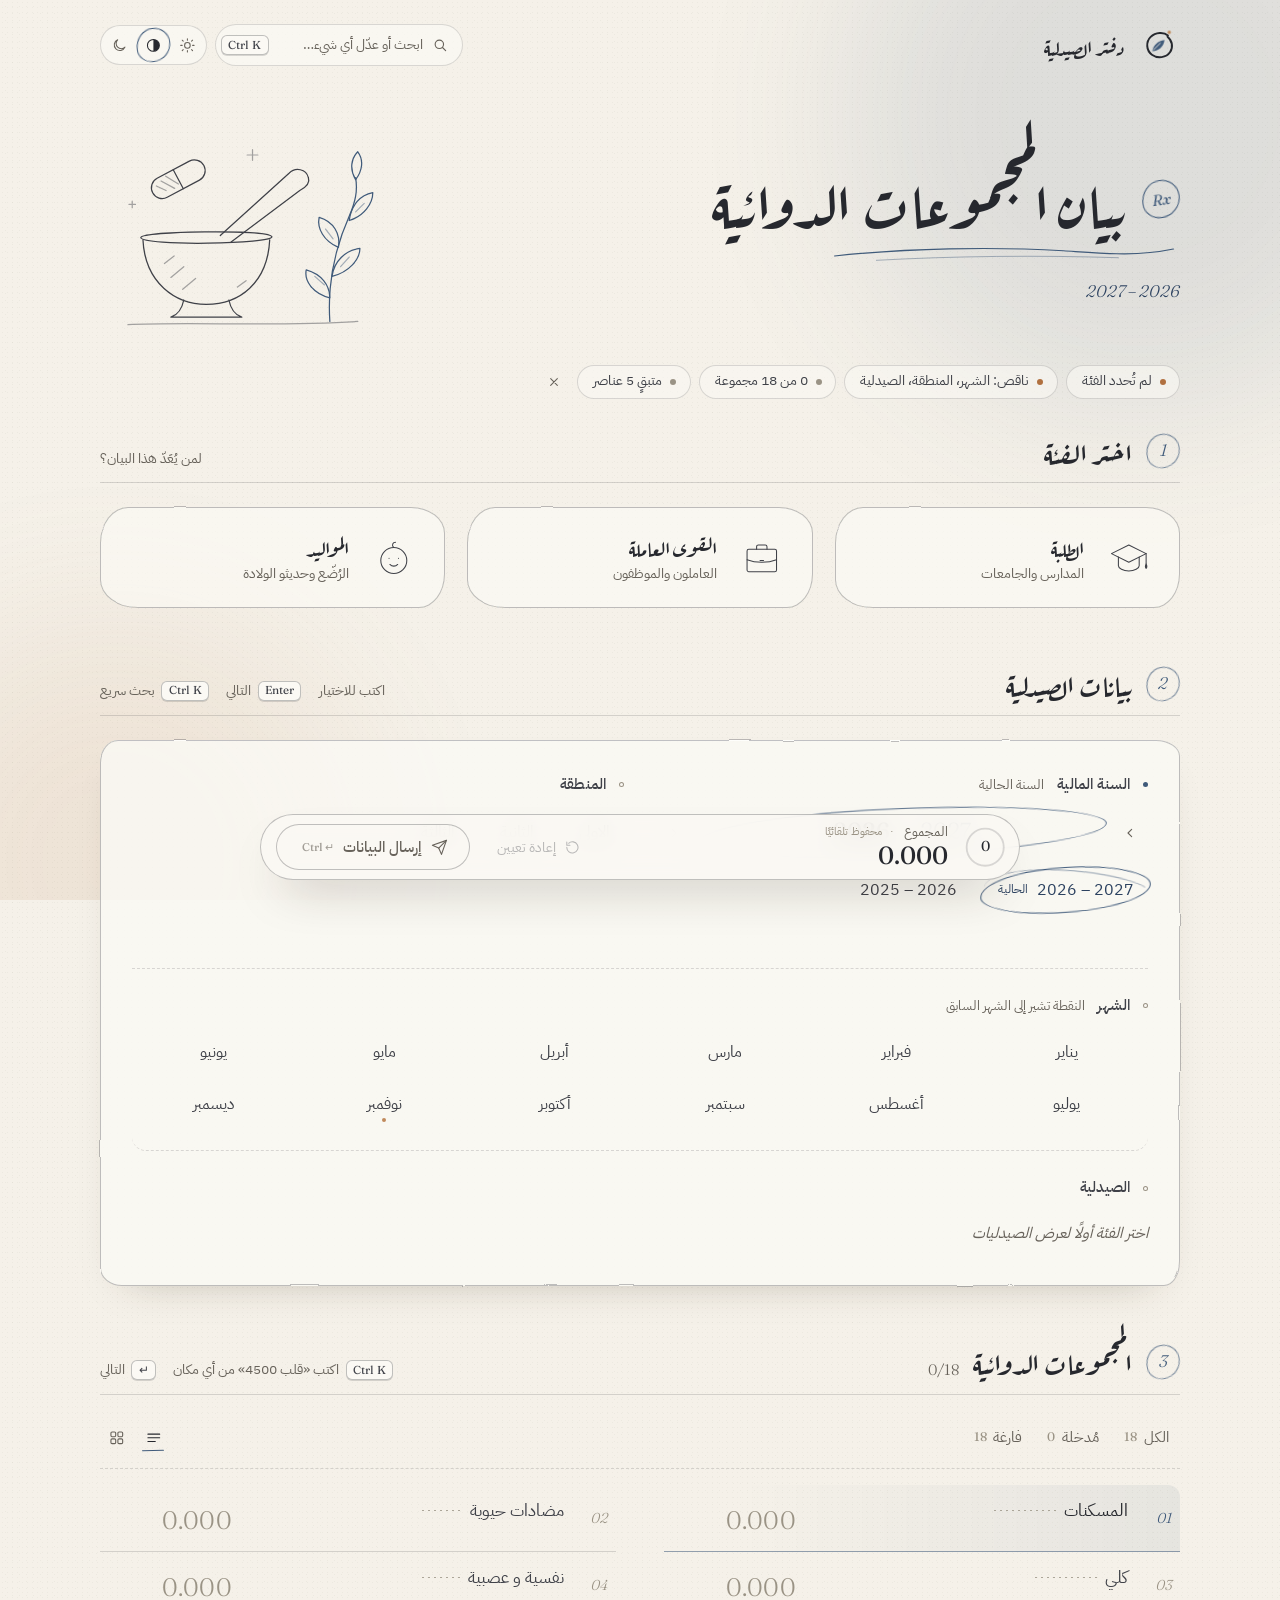
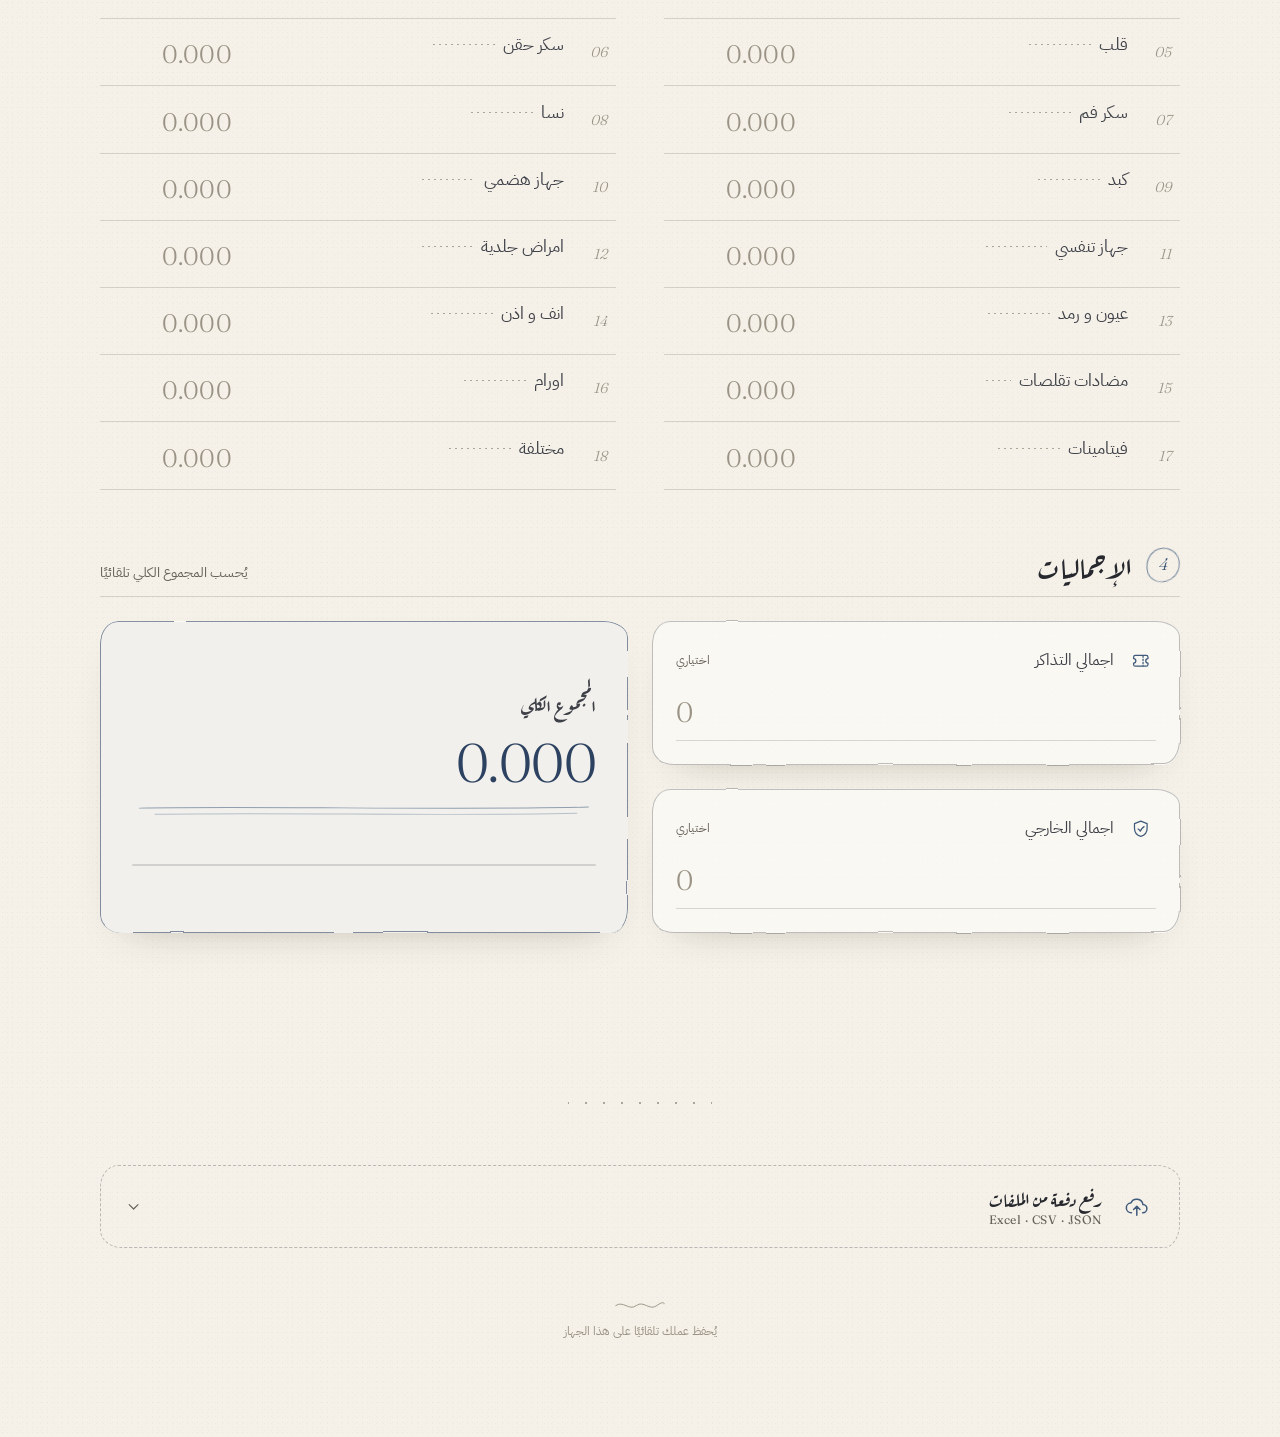
<file: index.html>
<!DOCTYPE html>
<html lang="ar" dir="rtl">
<head>
<meta charset="UTF-8">
<meta name="viewport" content="width=device-width, initial-scale=1.0, viewport-fit=cover">
<link rel="icon" type="image/svg+xml" href="favicon.svg">
<link rel="mask-icon" href="favicon.svg" color="#3f5a7a">
<title>المجموعات الدوائية</title>
<meta id="theme-color-meta" name="theme-color" content="#f5f1e9">
<script>
(function(){
  try {
    var stored = localStorage.getItem('pharmacyAppTheme');
    var mode = (stored === 'light' || stored === 'dark' || stored === 'system') ? stored : 'system';
    var resolved = mode === 'system' ? (window.matchMedia && window.matchMedia('(prefers-color-scheme: dark)').matches ? 'dark' : 'light') : mode;
    document.documentElement.setAttribute('data-theme', resolved);
    document.documentElement.setAttribute('data-theme-pref', mode);
    var saved = JSON.parse(localStorage.getItem('pharmacyAppData') || 'null');
    var map = { studentsBtn: 'theme-students', workforceBtn: 'theme-workforce', infantsBtn: 'theme-infants' };
    if (saved && map[saved.activeButton]) document.documentElement.classList.add(map[saved.activeButton]);
  } catch(e) {
    document.documentElement.setAttribute('data-theme', 'light');
    document.documentElement.setAttribute('data-theme-pref', 'system');
  }
})();
</script>
<link rel="preconnect" href="https://fonts.googleapis.com">
<link rel="preconnect" href="https://fonts.gstatic.com" crossorigin>
<link href="https://fonts.googleapis.com/css2?family=Aref+Ruqaa:wght@400;700&family=IBM+Plex+Sans+Arabic:wght@300;400;500;600&family=Fraunces:ital,opsz,wght@0,9..144,300..600;1,9..144,300..500&display=swap" rel="stylesheet">
<link rel="stylesheet" href="css/style.css">
</head>
<body>

<svg class="defs" width="0" height="0" aria-hidden="true" focusable="false">
  <filter id="sketch" x="-5%" y="-5%" width="110%" height="110%">
    <feTurbulence type="fractalNoise" baseFrequency="0.018" numOctaves="2" seed="7" result="n"/>
    <feDisplacementMap in="SourceGraphic" in2="n" scale="2.6" xChannelSelector="R" yChannelSelector="G"/>
  </filter>
  <filter id="sketch-soft" x="-5%" y="-5%" width="110%" height="110%">
    <feTurbulence type="fractalNoise" baseFrequency="0.035" numOctaves="1" seed="2" result="n"/>
    <feDisplacementMap in="SourceGraphic" in2="n" scale="1.6" xChannelSelector="R" yChannelSelector="G"/>
  </filter>
</svg>

<div class="ambient" aria-hidden="true"><span class="glow glow-a"></span><span class="glow glow-b"></span></div>

<main class="app-shell" id="app-shell">

  <header class="topbar">
    <div class="brand">
      <span class="brand-mark" aria-hidden="true">
        <svg viewBox="0 0 64 64">
          <path class="bm-loop" pathLength="1" d="M45.6 17.4C39.6 12 26.8 12.2 19.3 19.6 11.5 27.4 12.6 40.6 21.2 46.9c8.5 6.2 21.8 4.7 27.8-4.2 5-7.5 3.1-17.6-4-23.4"/>
          <path class="bm-leaf" d="M21.6 41.6c1.7-9.3 9-16.3 18.8-17.3-1.2 9.8-8.6 16.6-18.8 17.3z"/>
          <path class="bm-rib" d="M23.4 39.7 34.2 29"/>
          <circle class="bm-dot" cx="47.6" cy="12.6" r="2.6"/>
        </svg>
      </span>
      <span class="brand-words">
        <span class="brand-name">دفتر الصيدلية</span>
      </span>
    </div>

    <div class="topbar-tools">
    <button type="button" class="cmd-trigger" id="cmd-trigger" aria-haspopup="dialog" aria-controls="palette" aria-label="ابحث أو عدّل أي شيء">
      <svg viewBox="0 0 24 24" fill="none" stroke="currentColor" stroke-width="1.6" stroke-linecap="round" stroke-linejoin="round" aria-hidden="true"><circle cx="10.5" cy="10.5" r="6"/><path d="m15 15 4.5 4.5"/></svg>
      <span class="cmd-trigger-text">ابحث أو عدّل أي شيء…</span>
      <kbd class="cmd-trigger-kbd" id="cmd-trigger-kbd">Ctrl K</kbd>
    </button>
    <div class="theme-switch" id="theme-switch" role="radiogroup" aria-label="مظهر الواجهة">
      <span class="theme-thumb" aria-hidden="true"></span>
      <button type="button" class="theme-switch-btn" data-mode="light" role="radio" aria-checked="false" aria-label="فاتح" title="فاتح" tabindex="-1">
        <svg viewBox="0 0 24 24" fill="none" stroke="currentColor" stroke-width="1.5" stroke-linecap="round"><circle cx="12" cy="12" r="4"/><path d="M12 2.5v2M12 19.5v2M4.6 4.6 6 6M18 18l1.4 1.4M2.5 12h2M19.5 12h2M4.6 19.4 6 18M18 6l1.4-1.4"/></svg>
      </button>
      <button type="button" class="theme-switch-btn" data-mode="system" role="radio" aria-checked="false" aria-label="تلقائي (حسب الجهاز)" title="تلقائي (حسب الجهاز)" tabindex="-1">
        <svg viewBox="0 0 24 24" fill="none" stroke="currentColor" stroke-width="1.5" stroke-linecap="round"><circle cx="12" cy="12" r="8.5"/><path d="M12 3.5a8.5 8.5 0 0 1 0 17z" fill="currentColor" stroke="none"/></svg>
      </button>
      <button type="button" class="theme-switch-btn" data-mode="dark" role="radio" aria-checked="false" aria-label="داكن" title="داكن" tabindex="-1">
        <svg viewBox="0 0 24 24" fill="none" stroke="currentColor" stroke-width="1.5" stroke-linecap="round" stroke-linejoin="round"><path d="M20 14.5A8 8 0 1 1 9.5 4a6.5 6.5 0 0 0 10.5 10.5z"/></svg>
      </button>
    </div>
    </div>
  </header>

  <div class="masthead" id="masthead">
    <div class="masthead-text">
      <div class="masthead-banner">
        <div class="masthead-head">
          <span class="rx-badge" aria-hidden="true">Rx</span>
          <h1 class="masthead-title" id="mainHeader">بيان المجموعات الدوائية</h1>
        </div>
        <svg class="title-swash" viewBox="0 0 320 24" preserveAspectRatio="none" aria-hidden="true"><path pathLength="1" d="M6 15C70 6 150 4 214 9c36 3 66 7 100-2"/><path pathLength="1" d="M44 20c70-5 148-6 220-3"/></svg>
        <p class="masthead-sub" id="masthead-sub"></p>
      </div>
    </div>

    <svg class="masthead-art" viewBox="0 0 270 200" fill="none" stroke="currentColor" stroke-width="1.15" stroke-linecap="round" stroke-linejoin="round" aria-hidden="true">
      <g class="art-ink">
        <path pathLength="1" d="M38 104c0-6 118-8 122-1 2 7-120 9-122 1z"/>
        <path pathLength="1" d="M40 106c2 40 30 60 59 60 31 0 57-20 59-60"/>
        <path pathLength="1" d="M78 162c-2 10-6 14-12 16h66c-6-2-10-6-12-16"/>
        <path pathLength="1" d="M112 102 176 44c6-6 16-4 18 4 2 6-4 10-8 12l-64 48"/>
        <path pathLength="1" class="art-faint" d="M60 128l9-7M66 141l12-10M77 152l12-10M128 150l8-6"/>
        <path pathLength="1" class="art-faint" d="M26 185c54-3 140 2 214-3"/>
        <g transform="rotate(-28 72 50)">
          <rect pathLength="1" x="46" y="40" width="54" height="20" rx="10"/>
          <path pathLength="1" d="M73 40v20"/>
          <path pathLength="1" class="art-faint" d="M52 46l6 8M58 44l8 12M64 42l7 12"/>
        </g>
        <path pathLength="1" class="art-faint" d="M142 22v10M137 27h10M30 70v6M27 73h6"/>
      </g>
      <g class="art-accent">
        <path pathLength="1" d="M214 182c-2-30 2-62 18-98 6-14 8-24 6-36"/>
        <path pathLength="1" d="M214 160c-16-4-24-16-22-26 14 4 22 14 22 26z"/>
        <path pathLength="1" d="M216 140c16-4 26-16 26-26-14 2-24 12-26 26z"/>
        <path pathLength="1" d="M222 113c-14-6-20-18-18-28 14 4 20 16 18 28z"/>
        <path pathLength="1" d="M232 88c14-4 22-16 22-26-12 2-20 12-22 26z"/>
        <path pathLength="1" d="M238 50c-6-10-4-20 2-26 6 8 4 18-2 26z"/>
        <path pathLength="1" class="art-faint" d="M200 140l9 8M232 122l-8 9M210 96l7 9M246 72l-8 8"/>
      </g>
    </svg>
  </div>

  <section class="status-bar-wrap" aria-label="حالة النموذج">
    <div class="status-bar" id="status-bar" aria-live="polite">
      <button type="button" class="status-chip" id="chip-class" data-target="step-class">لم تُحدد الفئة</button>
      <button type="button" class="status-chip" id="chip-fields" data-target="step-fields">بيانات الصيدلية ناقصة</button>
      <button type="button" class="status-chip" id="chip-cards" data-target="step-groups">0 من 18 مجموعة</button>
      <span class="status-chip" id="chip-ready">غير جاهز بعد</span>
      <button class="icon-btn" id="status-dismiss" type="button" title="إخفاء شريط الحالة" aria-label="إخفاء شريط الحالة">
        <svg viewBox="0 0 24 24" fill="none" stroke="currentColor" stroke-width="1.6" stroke-linecap="round"><path d="M17 7 7 17M7 7l10 10"/></svg>
      </button>
    </div>
    <button class="status-reopen" id="status-reopen" type="button" hidden>
      <svg viewBox="0 0 24 24" fill="none" stroke="currentColor" stroke-width="1.6" stroke-linecap="round"><circle cx="12" cy="12" r="8.5"/><path d="M12 8v4.5M12 16h.01"/></svg>
      عرض شريط الحالة
    </button>
  </section>

  <section class="form-step" id="step-class" aria-labelledby="step-class-title">
    <div class="step-head">
      <h2 class="caption-box" id="step-class-title"><span class="caption-step">1</span><span class="caption-text">اختر الفئة</span><svg class="step-tick" viewBox="0 0 24 24" aria-hidden="true"><path pathLength="1" d="M4 13c2 1 4 3 6 6 3-7 7-12 11-15"/></svg></h2>
      <p class="step-note">لمن يُعَدّ هذا البيان؟</p>
    </div>
    <div class="class-grid" role="radiogroup" aria-labelledby="step-class-title" id="class-group">
      <button id="studentsBtn" class="class-btn" data-class="students" data-label="الطلبة" type="button" role="radio" aria-checked="false" tabindex="0">
        <span class="class-icon" aria-hidden="true"><svg viewBox="0 0 48 48" fill="none" stroke="currentColor" stroke-width="1.2" stroke-linecap="round" stroke-linejoin="round"><path d="M44 18 24 8 4 18l20 10z"/><path d="M12 22v10c0 3 5.4 6 12 6s12-3 12-6V22"/><path d="M44 18v12"/><path d="M44 30c-1 2-1 4 0 5 1-1 1-3 0-5z"/></svg></span>
        <span class="class-text">الطلبة</span>
        <span class="class-desc">المدارس والجامعات</span>
        <span class="class-check" aria-hidden="true"><svg viewBox="0 0 24 24" fill="none" stroke="currentColor" stroke-width="1.6" stroke-linecap="round" stroke-linejoin="round"><path d="M4 13c2 1 4 3 6 6 3-7 7-12 11-15"/></svg></span>
      </button>
      <button id="workforceBtn" class="class-btn" data-class="workforce" data-label="القوى العاملة" type="button" role="radio" aria-checked="false" tabindex="-1">
        <span class="class-icon" aria-hidden="true"><svg viewBox="0 0 48 48" fill="none" stroke="currentColor" stroke-width="1.2" stroke-linecap="round" stroke-linejoin="round"><path d="M7 15c0-1 1-2 2-2h30c1 0 2 1 2 2v22c0 1-1 2-2 2H9c-1 0-2-1-2-2z"/><path d="M18 13v-3c0-1 1-2 2-2h8c1 0 2 1 2 2v3"/><path d="M7 25c10 4 24 4 34 0"/><path d="M22 26h4"/></svg></span>
        <span class="class-text">القوى العاملة</span>
        <span class="class-desc">العاملون والموظفون</span>
        <span class="class-check" aria-hidden="true"><svg viewBox="0 0 24 24" fill="none" stroke="currentColor" stroke-width="1.6" stroke-linecap="round" stroke-linejoin="round"><path d="M4 13c2 1 4 3 6 6 3-7 7-12 11-15"/></svg></span>
      </button>
      <button id="infantsBtn" class="class-btn" data-class="infants" data-label="المواليد" type="button" role="radio" aria-checked="false" tabindex="-1">
        <span class="class-icon" aria-hidden="true"><svg viewBox="0 0 48 48" fill="none" stroke="currentColor" stroke-width="1.2" stroke-linecap="round" stroke-linejoin="round"><circle cx="24" cy="26" r="15"/><path d="M18.5 23.5h.01M29.5 23.5h.01"/><path d="M19.5 30.5c2.5 2.6 6.5 2.6 9 0"/><path d="M24 11c-3-3-1-6 2-6"/></svg></span>
        <span class="class-text">المواليد</span>
        <span class="class-desc">الرُضّع وحديثو الولادة</span>
        <span class="class-check" aria-hidden="true"><svg viewBox="0 0 24 24" fill="none" stroke="currentColor" stroke-width="1.6" stroke-linecap="round" stroke-linejoin="round"><path d="M4 13c2 1 4 3 6 6 3-7 7-12 11-15"/></svg></span>
      </button>
    </div>
  </section>

  <section class="form-step" id="step-fields" aria-labelledby="step-fields-title">
    <div class="step-head">
      <h2 class="caption-box" id="step-fields-title"><span class="caption-step">2</span><span class="caption-text">بيانات الصيدلية</span><svg class="step-tick" viewBox="0 0 24 24" aria-hidden="true"><path pathLength="1" d="M4 13c2 1 4 3 6 6 3-7 7-12 11-15"/></svg></h2>
      <p class="step-note step-hint"><span>اكتب للاختيار</span><span><kbd>Enter</kbd>التالي</span><span><kbd class="js-cmdk">Ctrl K</kbd>بحث سريع</span></p>
    </div>

    <div class="card fields-panel">
      <div class="fields-row">
        <div class="field" id="field-year">
          <span class="field-label" id="label-year"><label for="year-input">السنة المالية</label> <span class="field-hint" id="year-hint"></span></span>
          <div class="year-type" id="year-type">
            <button type="button" class="rail-nudge" id="year-prev" aria-label="سنة أقدم" tabindex="-1">
              <svg viewBox="0 0 24 24" fill="none" stroke="currentColor" stroke-width="1.6" stroke-linecap="round" stroke-linejoin="round"><path d="M14.5 6.5 9 12l5.5 5.5"/></svg>
            </button>
            <div class="yt-box" id="yt-box">
              <span class="yt-sizer" id="yt-sizer" data-value="2025"><input type="text" id="year-input" class="yt-input" inputmode="numeric" autocomplete="off" autocorrect="off" spellcheck="false" dir="ltr" maxlength="9" enterkeyhint="next" aria-describedby="year-hint year-tail year-msg"></span><span class="yt-ghost" id="yt-ghost" aria-hidden="true"></span><span class="yt-tail" id="year-tail" data-state="none"><span class="yt-dash" aria-hidden="true">–</span><span class="yt-end" id="yt-end"></span></span>
            </div>
            <button type="button" class="rail-nudge" id="year-next" aria-label="سنة أحدث" tabindex="-1">
              <svg viewBox="0 0 24 24" fill="none" stroke="currentColor" stroke-width="1.6" stroke-linecap="round" stroke-linejoin="round"><path d="M9.5 6.5 15 12l-5.5 5.5"/></svg>
            </button>
          </div>
          <div class="year-quick" id="year-quick" role="radiogroup" aria-label="اختيار سريع للسنة"></div>
          <p class="year-msg" id="year-msg" aria-live="polite"></p>
          <select id="year" hidden tabindex="-1" aria-hidden="true"><option value="">اختر السنة</option></select>
        </div>

        <div class="field" id="field-region">
          <span class="field-label" id="label-region">المنطقة</span>
          <div class="choice-group choice-seg" id="region-choices" role="radiogroup" aria-labelledby="label-region"></div>
          <select id="region" hidden tabindex="-1" aria-hidden="true">
            <option value="">اختر المنطقة</option>
            <option value="first">الاولي</option>
            <option value="second">الثانية</option>
            <option value="third">الثالثة</option>
          </select>
        </div>
      </div>

      <div class="field" id="field-month">
        <span class="field-label" id="label-month">الشهر <span class="field-hint">النقطة تشير إلى الشهر السابق</span></span>
        <div class="choice-group choice-months" id="month-choices" role="radiogroup" aria-labelledby="label-month"></div>
        <select id="month" hidden tabindex="-1" aria-hidden="true">
          <option value="">اختر الشهر</option>
          <option value="1">يناير</option><option value="2">فبراير</option><option value="3">مارس</option>
          <option value="4">أبريل</option><option value="5">مايو</option><option value="6">يونيو</option>
          <option value="7">يوليو</option><option value="8">أغسطس</option><option value="9">سبتمبر</option>
          <option value="10">أكتوبر</option><option value="11">نوفمبر</option><option value="12">ديسمبر</option>
        </select>
      </div>

      <div class="field" id="field-pharmacy">
        <span class="field-label" id="label-pharmacy">الصيدلية <span class="field-hint" id="pharmacy-hint"></span></span>
        <div class="choice-group choice-pharmacies" id="pharmacy-choices" role="radiogroup" aria-labelledby="label-pharmacy"></div>
        <select id="pharmacy" hidden tabindex="-1" aria-hidden="true" disabled>
          <option value="">اختر الفئة والمنطقة أولًا</option>
        </select>
      </div>
    </div>
  </section>

  <section class="form-step" id="step-groups" aria-labelledby="step-groups-title">
    <div class="step-head">
      <h2 class="caption-box" id="step-groups-title"><span class="caption-step">3</span><span class="caption-text">المجموعات الدوائية</span><span class="caption-count" id="groups-count">0/18</span><svg class="step-tick" viewBox="0 0 24 24" aria-hidden="true"><path pathLength="1" d="M4 13c2 1 4 3 6 6 3-7 7-12 11-15"/></svg></h2>
      <p class="step-note step-hint"><span><kbd class="js-cmdk">Ctrl K</kbd>اكتب «قلب 4500» من أي مكان</span><span><kbd>↵</kbd>التالي</span></p>
    </div>

    <div class="groups-toolbar" id="groups-toolbar">
      <div class="seg" id="group-filter" role="radiogroup" aria-label="تصفية المجموعات">
        <button type="button" class="seg-btn" data-filter="all" role="radio" aria-checked="true">الكل <span class="seg-count" id="count-all">18</span></button>
        <button type="button" class="seg-btn" data-filter="filled" role="radio" aria-checked="false" tabindex="-1">مُدخلة <span class="seg-count" id="count-filled">0</span></button>
        <button type="button" class="seg-btn" data-filter="empty" role="radio" aria-checked="false" tabindex="-1">فارغة <span class="seg-count" id="count-empty">18</span></button>
      </div>

      <div class="seg seg-icons" id="view-switch" role="radiogroup" aria-label="طريقة العرض">
        <button type="button" class="seg-btn" data-view="list" role="radio" aria-checked="true" title="دفتر" aria-label="دفتر">
          <svg viewBox="0 0 24 24" fill="none" stroke="currentColor" stroke-width="1.5" stroke-linecap="round"><path d="M4 7h16M4 12h16M4 17h10"/></svg>
        </button>
        <button type="button" class="seg-btn" data-view="grid" role="radio" aria-checked="false" tabindex="-1" title="بطاقات" aria-label="بطاقات">
          <svg viewBox="0 0 24 24" fill="none" stroke="currentColor" stroke-width="1.5" stroke-linejoin="round"><rect x="4" y="4" width="6.5" height="6.5" rx="1.6"/><rect x="13.5" y="4" width="6.5" height="6.5" rx="1.6"/><rect x="4" y="13.5" width="6.5" height="6.5" rx="1.6"/><rect x="13.5" y="13.5" width="6.5" height="6.5" rx="1.6"/></svg>
        </button>
      </div>
    </div>

    <div id="cards-container" class="groups-grid is-list"></div>
    <div class="groups-empty" id="groups-empty" hidden>
      <span>لا توجد مجموعة مطابقة</span>
      <button type="button" class="link-btn" id="groups-empty-reset">عرض الكل</button>
    </div>
  </section>

  <section class="form-step" id="step-totals" aria-labelledby="step-totals-title">
    <div class="step-head">
      <h2 class="caption-box" id="step-totals-title"><span class="caption-step">4</span><span class="caption-text">الإجماليات</span><svg class="step-tick" viewBox="0 0 24 24" aria-hidden="true"><path pathLength="1" d="M4 13c2 1 4 3 6 6 3-7 7-12 11-15"/></svg></h2>
      <p class="step-note">يُحسب المجموع الكلي تلقائيًا</p>
    </div>
    <div class="totals-layout">
      <div class="totals-grid">
        <label class="card total-field reveal">
          <span class="total-field-head">
            <span class="total-field-icon"><svg viewBox="0 0 24 24" fill="none" stroke="currentColor" stroke-width="1.4" stroke-linecap="round" stroke-linejoin="round"><path d="M4 8c0-1 1-2 2-2h12c1 0 2 1 2 2v1.5a2.5 2.5 0 0 0 0 5V16c0 1-1 2-2 2H6c-1 0-2-1-2-2v-1.5a2.5 2.5 0 0 0 0-5z"/><path d="M14.5 6.5v11" stroke-dasharray="1.6 2"/></svg></span>
            اجمالي التذاكر
            <span class="total-field-note">اختياري</span>
          </span>
          <input type="text" class="num-input total-input" id="totalTickets" inputmode="numeric" autocomplete="off" dir="ltr" placeholder="0">
        </label>
        <label class="card total-field reveal">
          <span class="total-field-head">
            <span class="total-field-icon"><svg viewBox="0 0 24 24" fill="none" stroke="currentColor" stroke-width="1.4" stroke-linecap="round" stroke-linejoin="round"><path d="M12 3.5 5 6.2v5.6c0 4.2 3 7.6 7 8.7 4-1.1 7-4.5 7-8.7V6.2z"/><path d="M9 12.2c1 .6 1.8 1.4 2.4 2.4 1.2-2.4 2.6-4 4.2-5"/></svg></span>
            اجمالي الخارجي
            <span class="total-field-note">اختياري</span>
          </span>
          <input type="text" class="num-input total-input" id="totalExternal" inputmode="numeric" autocomplete="off" dir="ltr" placeholder="0">
        </label>
      </div>

      <div class="card total-card" id="total-card">
        <p class="total-label">المجموع الكلي</p>
        <p id="total" dir="ltr" aria-live="polite">0.000</p>
        <svg class="total-rule" viewBox="0 0 240 14" preserveAspectRatio="none" aria-hidden="true"><path d="M4 4c56-2 176 2 232-1"/><path d="M12 10c70-2 150 2 218-1"/></svg>
        <p class="total-meta" id="total-meta"></p>
        <span class="total-progress" aria-hidden="true"><span class="total-progress-fill" id="total-progress-fill"></span></span>
      </div>
    </div>
  </section>

  <div class="action-dock" id="action-dock">
    <button type="button" class="dock-search" id="dock-search" aria-haspopup="dialog" aria-controls="palette" aria-label="ابحث أو عدّل أي شيء">
      <svg viewBox="0 0 24 24" fill="none" stroke="currentColor" stroke-width="1.6" stroke-linecap="round" stroke-linejoin="round" aria-hidden="true"><circle cx="10.5" cy="10.5" r="6"/><path d="m15 15 4.5 4.5"/></svg>
    </button>
    <button type="button" class="dock-ring" id="dock-groups" title="انتقل إلى أول مجموعة فارغة" aria-label="انتقل إلى أول مجموعة فارغة">
      <svg class="ring" viewBox="0 0 40 40" aria-hidden="true"><circle class="ring-track" cx="20" cy="20" r="16"/><circle class="ring-fill" id="ring-fill" cx="20" cy="20" r="16"/></svg>
      <span class="ring-count" id="dock-groups-count">0</span>
    </button>
    <div class="dock-summary">
      <span class="dock-label">المجموع <span class="save-state" id="save-state">محفوظ تلقائيًا</span></span>
      <span class="dock-total" id="dock-total">0.000</span>
    </div>
    <button type="button" class="dock-btn dock-reset" id="resetButton" title="إعادة تعيين النموذج" aria-label="إعادة تعيين النموذج">
      <svg viewBox="0 0 24 24" fill="none" stroke="currentColor" stroke-width="1.5" stroke-linecap="round" stroke-linejoin="round"><path d="M4 12a8 8 0 1 0 2.6-5.9"/><path d="M4 4.5V9h4.5"/></svg>
      <span class="dock-reset-label">إعادة تعيين</span>
    </button>
    <button type="button" id="submitButton" aria-disabled="true" aria-describedby="chip-ready">
      <span class="success-burst" aria-hidden="true"></span>
      <span class="submit-inner" id="submitInner">
        <svg viewBox="0 0 24 24" fill="none" stroke="currentColor" stroke-width="2.6" stroke-linecap="round" stroke-linejoin="round"><line x1="22" y1="2" x2="11" y2="13"/><polygon points="22 2 15 22 11 13 2 9 22 2"/></svg>
        <span id="submitButtonLabel">إرسال البيانات</span>
        <span class="submit-kbd">Ctrl ↵</span>
      </span>
    </button>
  </div>

  <hr class="comic-divider">

  <section class="upload-section" aria-label="رفع البيانات">
    <button class="upload-toggle" id="upload-toggle" type="button" aria-expanded="false" aria-controls="upload-panel">
      <span class="toggle-label">
        <span class="toggle-icon"><svg viewBox="0 0 24 24" fill="none" stroke="currentColor" stroke-width="1.4" stroke-linecap="round" stroke-linejoin="round"><path d="M7 17.5a4.5 4.5 0 0 1-.6-9 6 6 0 0 1 11.4 1.4A3.8 3.8 0 0 1 17.5 17.5"/><path d="M12 20v-8M9 14.5l3-3 3 3"/></svg></span>
        <span class="toggle-text">رفع دفعة من الملفات <small>Excel · CSV · JSON</small></span>
      </span>
      <svg class="toggle-chevron" viewBox="0 0 24 24" fill="none" stroke="currentColor" stroke-width="1.5" stroke-linecap="round" stroke-linejoin="round"><path d="m6.5 9.5 5.5 5.5 5.5-5.5"/></svg>
    </button>

    <div class="upload-panel" id="upload-panel" inert>
      <div class="upload-panel-clip">
        <div class="card upload-card">
          <div class="upload-wrapper">
            <div class="upload-info">
              <h3 class="upload-heading">الأعمدة المطلوبة</h3>
              <div class="header-chips" id="header-chips"></div>
              <div class="upload-notice">
                <svg viewBox="0 0 24 24" fill="none" stroke="currentColor" stroke-width="1.4" stroke-linecap="round" stroke-linejoin="round"><circle cx="12" cy="12" r="8.5"/><path d="M12 16v-4.5M12 8h.01"/></svg>
                <span>إرسال مباشر دون تأكيد استلام، وتُحفظ نسخة احتياطية على جهازك.</span>
              </div>
              <div class="upload-actions">
                <button id="download-csv-btn" class="dock-btn" type="button">قالب CSV</button>
                <button id="download-json-btn" class="dock-btn" type="button">قالب JSON</button>
              </div>
            </div>
            <div class="upload-zone">
              <div id="drop-area" class="drop-area" role="button" tabindex="0" aria-label="اسحب الملفات هنا أو اضغط لاختيارها من جهازك">
                <div class="drop-icon"><svg viewBox="0 0 48 48" fill="none" stroke="currentColor" stroke-width="1.1" stroke-linecap="round" stroke-linejoin="round"><path d="M28 6H14c-2 0-4 2-4 4v28c0 2 2 4 4 4h20c2 0 4-2 4-4V16z"/><path d="M28 6v10h10"/><path d="M24 34V22M19 27l5-5 5 5"/></svg></div>
                <p class="drop-text">اسحب الملفات إلى هنا</p>
                <p class="drop-sub">أو اختر من جهازك</p>
                <button type="button" class="dock-btn" id="browse-btn" tabindex="-1">تصفّح</button>
                <input id="file-input" type="file" hidden multiple accept=".json,.csv,.xlsx,.xls">
              </div>
            </div>
          </div>

          <div id="file-list" class="file-list"></div>

          <div id="progress-container" class="progress-wrap" hidden>
            <div class="progress-track" id="progress-track" role="progressbar" aria-valuemin="0" aria-valuemax="100" aria-valuenow="0" aria-label="تقدم الرفع"><div id="progress-bar" class="progress-bar"></div></div>
            <p id="progress-text" class="progress-text" aria-live="polite"></p>
          </div>

          <div class="upload-run">
            <button id="upload-btn" type="button" disabled>رفع الملفات</button>
            <button id="upload-stop-btn" class="dock-btn dock-reset" type="button" hidden>إيقاف</button>
          </div>

          <div id="results-container" class="results" hidden></div>
        </div>
      </div>
    </div>
  </section>

  <footer class="colophon">
    <svg viewBox="0 0 60 20" fill="none" stroke="currentColor" stroke-width="1" stroke-linecap="round" aria-hidden="true"><path d="M4 10c8-6 14 6 22 0s14 6 22 0 8-2 8-2"/></svg>
    <span>يُحفظ عملك تلقائيًا على هذا الجهاز</span>
  </footer>

</main>

<dialog id="sheet-dialog" class="comic-dialog" aria-labelledby="sheet-dialog-title">
  <div class="dialog-icon"><svg viewBox="0 0 24 24" fill="none" stroke="currentColor" stroke-width="1.4" stroke-linecap="round" stroke-linejoin="round"><rect x="4" y="4" width="16" height="16" rx="2.5"/><path d="M4 9.5h16M4 14.5h16M9.5 4v16"/></svg></div>
  <h3 class="dialog-heading" id="sheet-dialog-title">اختر أوراق العمل</h3>
  <p id="sheet-dialog-file" class="dialog-desc"></p>
  <div class="sheet-tools">
    <span id="sheet-dialog-count"></span>
    <button type="button" class="link-btn" id="sheet-toggle-all">إلغاء تحديد الكل</button>
  </div>
  <ul id="sheet-list" class="sheet-list"></ul>
  <div class="dialog-footer">
    <button id="sheet-confirm-btn" class="dock-btn btn-primary" type="button">تأكيد</button>
    <button id="sheet-cancel-btn" class="dock-btn" type="button">إلغاء</button>
  </div>
</dialog>

<dialog id="confirm-dialog" class="comic-dialog" aria-labelledby="confirm-dialog-title">
  <div class="dialog-icon is-warn"><svg viewBox="0 0 24 24" fill="none" stroke="currentColor" stroke-width="1.4" stroke-linecap="round" stroke-linejoin="round"><path d="M10.4 4.6 3 17.5c-.7 1.2.2 2.5 1.6 2.5h14.8c1.4 0 2.3-1.3 1.6-2.5L13.6 4.6c-.7-1.2-2.5-1.2-3.2 0z"/><path d="M12 9.5v4M12 16.8h.01"/></svg></div>
  <h3 class="dialog-heading" id="confirm-dialog-title"></h3>
  <p id="confirm-dialog-desc" class="dialog-desc"></p>
  <div class="dialog-footer">
    <button id="confirm-ok-btn" class="dock-btn btn-primary" type="button"></button>
    <button id="confirm-cancel-btn" class="dock-btn" type="button">إلغاء</button>
  </div>
</dialog>

<dialog id="palette" class="palette" aria-label="لوحة البحث والأوامر">
  <div class="pal-head">
    <svg viewBox="0 0 24 24" fill="none" stroke="currentColor" stroke-width="1.6" stroke-linecap="round" stroke-linejoin="round" aria-hidden="true"><circle cx="10.5" cy="10.5" r="6"/><path d="m15 15 4.5 4.5"/></svg>
    <input type="text" id="pal-input" class="pal-input" dir="auto" autocomplete="off" autocorrect="off" spellcheck="false" enterkeyhint="go" inputmode="text" placeholder="ابحث… أو اكتب «قلب 4500» ، «2024» ، «مارس»" role="combobox" aria-expanded="true" aria-controls="pal-list" aria-autocomplete="list">
    <button type="button" class="pal-kbd" id="pal-kbd" aria-label="تبديل لوحة المفاتيح بين الحروف والأرقام" title="أرقام / حروف">123</button>
    <button type="button" class="pal-close" id="pal-close" aria-label="إغلاق"><kbd>Esc</kbd></button>
  </div>
  <div class="pal-tips" id="pal-tips">
    <span class="pal-tips-label">جرّب</span>
    <button type="button" class="pal-tip" data-fill="قلب 4500">قلب 4500</button>
    <button type="button" class="pal-tip" data-fill="2024" dir="ltr">2024</button>
    <button type="button" class="pal-tip" data-fill="5=120" dir="ltr">5=120</button>
  </div>
  <div class="pal-body" id="pal-body">
    <span class="pal-hl" id="pal-hl" aria-hidden="true"></span>
    <ul id="pal-list" class="pal-list" role="listbox" aria-label="النتائج"></ul>
    <p class="pal-empty" id="pal-empty" hidden></p>
  </div>
  <div class="pal-foot">
    <p class="pal-flash" id="pal-flash" aria-live="polite"></p>
    <p class="pal-keys" id="pal-keys"></p>
  </div>
</dialog>

<div id="notification-area" class="toast-area" aria-live="polite"></div>

<script>
(function(){
  if (window.parent === window) return;
  function ready(){
    window.parent.postMessage({ t:'lx:ready', title:document.title }, '*');
    var last = document.title;
    var titleEl = document.querySelector('title');
    if (!titleEl) return;
    new MutationObserver(function(){
      if (document.title !== last) { last = document.title; window.parent.postMessage({ t:'lx:title', title:last }, '*'); }
    }).observe(titleEl, { childList:true });
  }
  if (document.readyState === 'complete') ready(); else window.addEventListener('load', ready);
})();
</script>
<script src="js/core.js" defer></script>
<script src="js/app.js" defer></script>
</body>
</html>
</file>
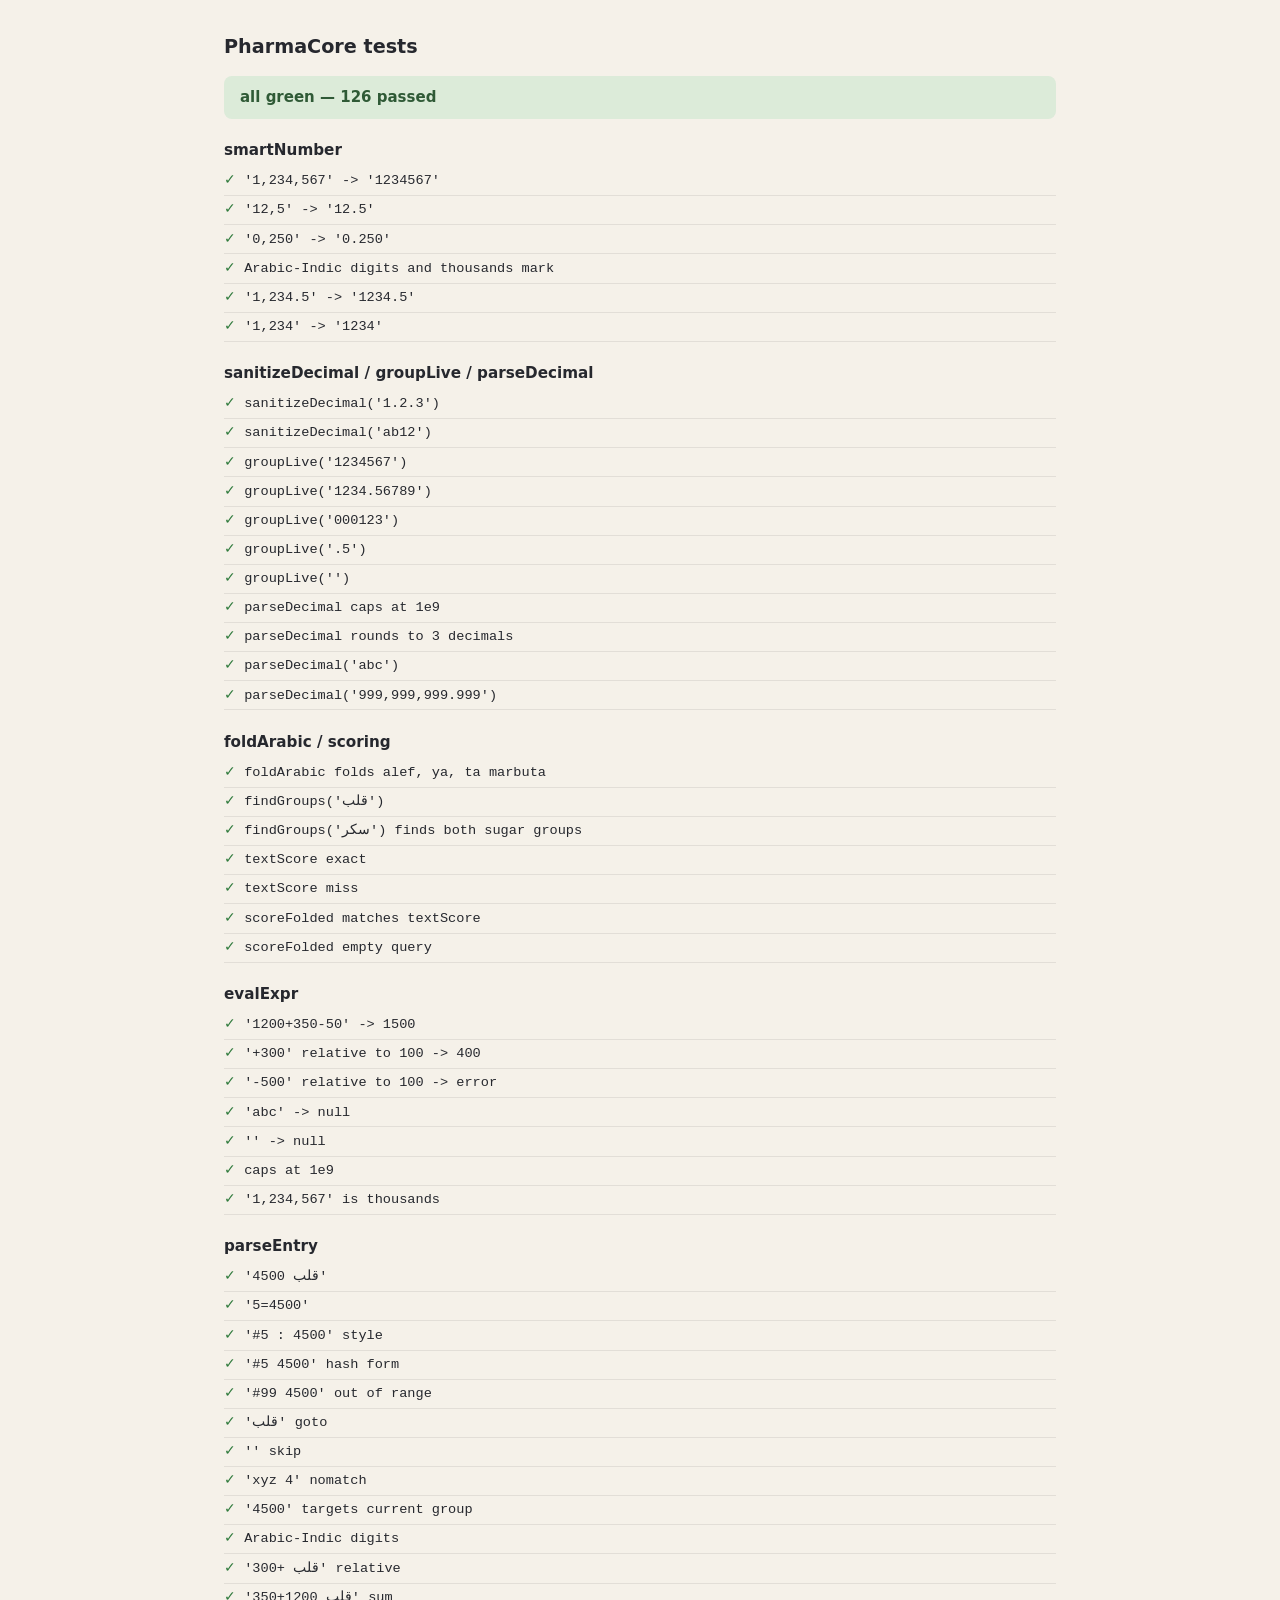
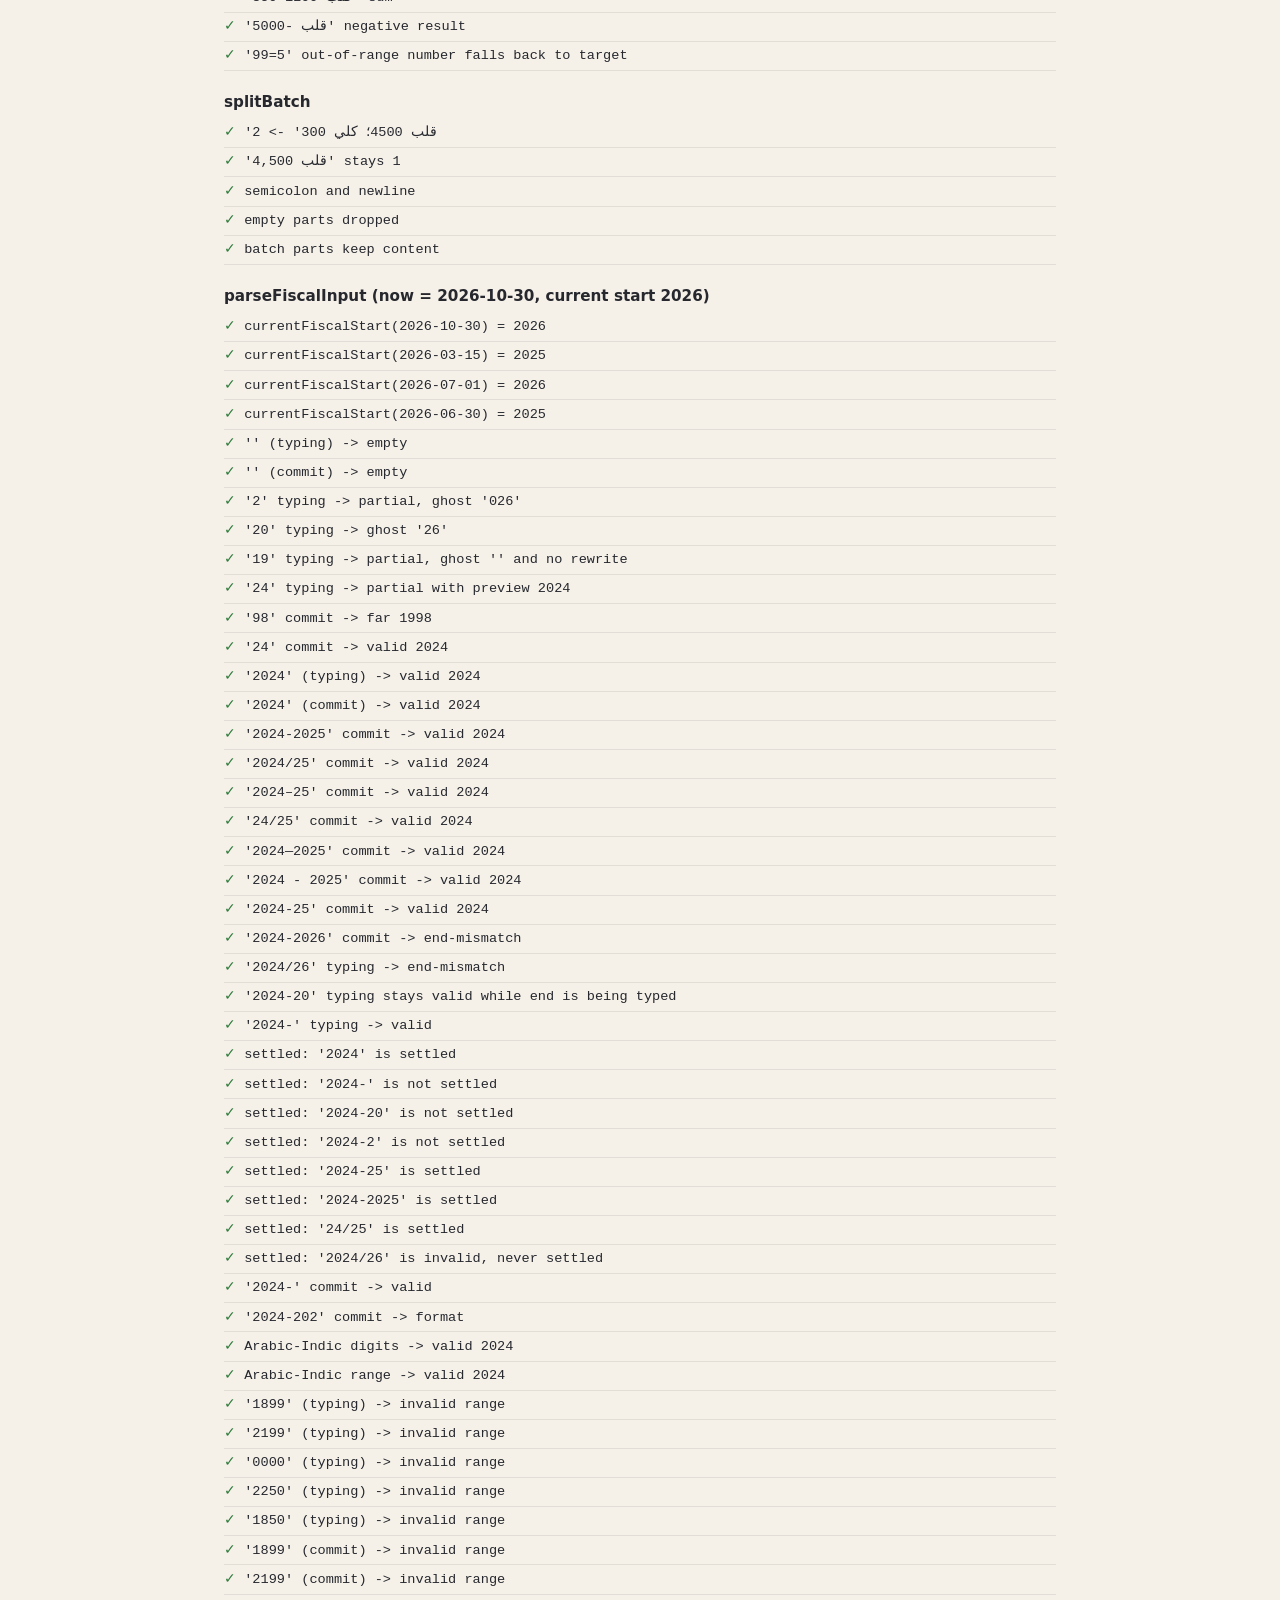
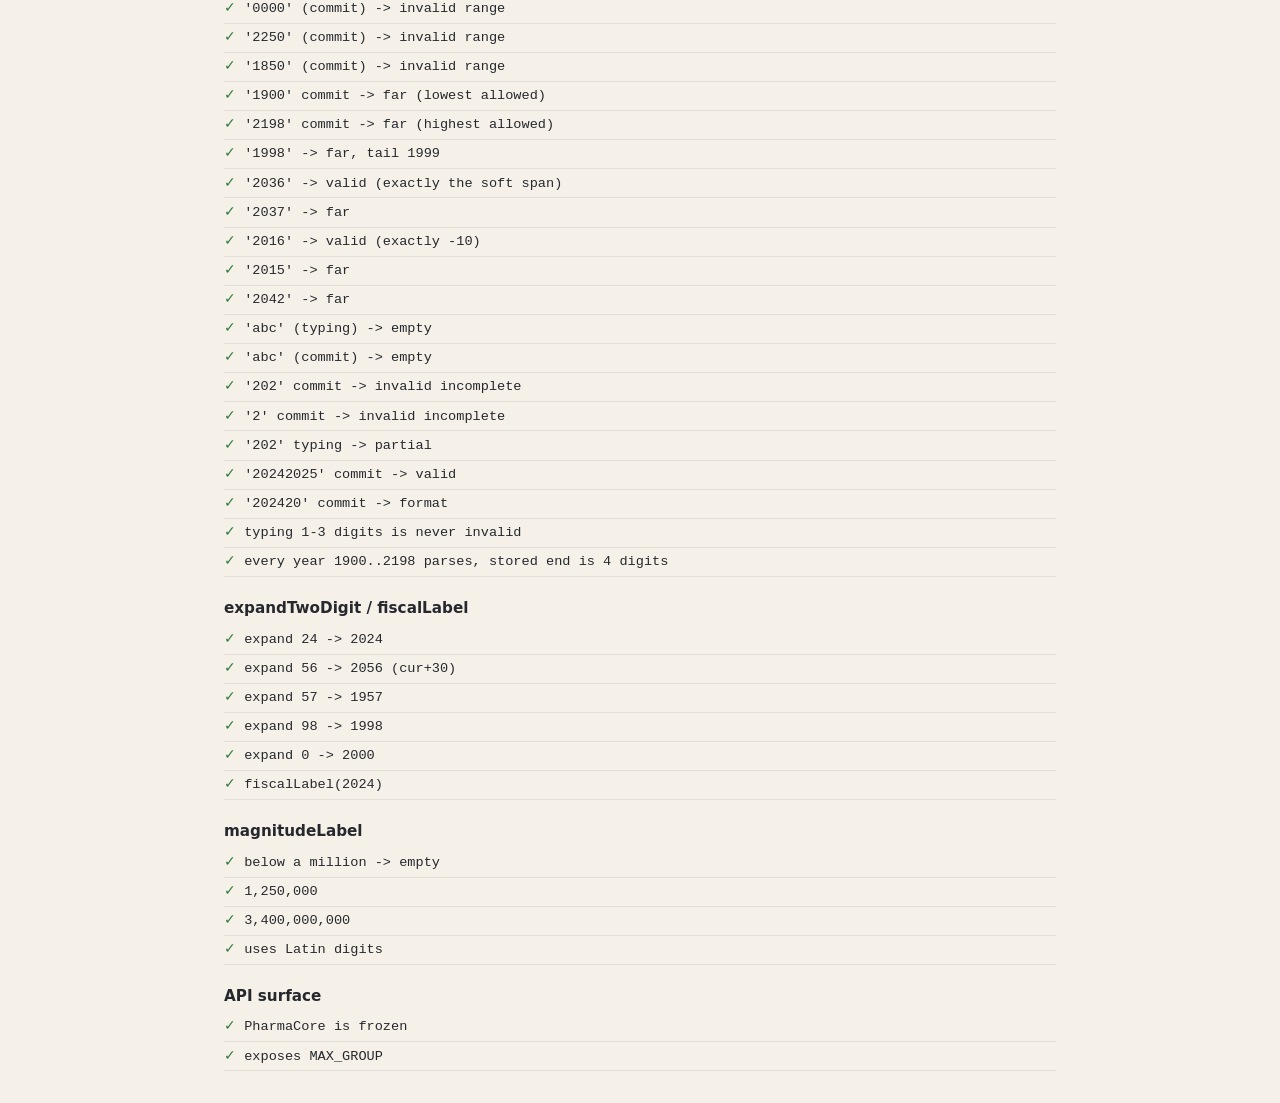
<file: tests/core.test.html>
<!DOCTYPE html>
<html lang="en" dir="ltr">
<head>
<meta charset="UTF-8">
<meta name="viewport" content="width=device-width, initial-scale=1.0">
<title>core tests</title>
<style>
  body { font: 15px/1.6 system-ui, sans-serif; margin: 2rem auto; max-width: 52rem; padding: 0 1rem; color: #26282e; background: #f5f1e9; }
  h1 { font-size: 1.2rem; }
  #summary { padding: .6rem 1rem; border-radius: 8px; font-weight: 600; margin-bottom: 1rem; }
  #summary.ok { background: #dcebd9; color: #2f5a36; }
  #summary.bad { background: #f3d7d3; color: #8a2f27; }
  ul { list-style: none; padding: 0; margin: 0; }
  li { padding: .2rem 0; border-bottom: 1px solid rgba(0, 0, 0, .08); font-family: ui-monospace, monospace; font-size: .85rem; }
  li.pass::before { content: '\2713  '; color: #2f7a3c; }
  li.fail::before { content: '\2717  '; color: #a4483f; }
  li.fail { color: #a4483f; }
  h2 { font-size: .95rem; margin: 1.2rem 0 .3rem; }
</style>
</head>
<body>
<h1>PharmaCore tests</h1>
<div id="summary">running…</div>
<div id="out"></div>
<script src="../js/core.js"></script>
<script>
(function () {
  const C = window.PharmaCore;
  const out = document.getElementById('out');
  const summary = document.getElementById('summary');
  const results = { pass: 0, fail: 0, failures: [] };
  let list = null;

  function section(name) {
    const h = document.createElement('h2');
    h.textContent = name;
    out.appendChild(h);
    list = document.createElement('ul');
    out.appendChild(list);
  }

  function record(name, ok, detail) {
    const li = document.createElement('li');
    li.className = ok ? 'pass' : 'fail';
    li.textContent = ok ? name : `${name} \u2014 ${detail}`;
    list.appendChild(li);
    if (ok) results.pass++;
    else { results.fail++; results.failures.push(`${name} \u2014 ${detail}`); console.error('FAIL', name, detail); }
  }

  function same(a, b) {
    return JSON.stringify(a) === JSON.stringify(b);
  }

  function eq(name, actual, expected) {
    record(name, same(actual, expected), `expected ${JSON.stringify(expected)}, got ${JSON.stringify(actual)}`);
  }

  function pick(obj, keys) {
    const r = {};
    keys.forEach(k => { if (obj[k] !== undefined) r[k] = obj[k]; });
    return r;
  }

  const names = ['المسكنات', 'مضادات حيوية', 'كلي', 'نفسية و عصبية', 'قلب', 'سكر حقن', 'سكر فم', 'نسا', 'كبد', 'جهاز هضمي', 'جهاز تنفسي', 'امراض جلدية', 'عيون و رمد', 'انف و اذن', 'مضادات تقلصات', 'اورام', 'فيتامينات', 'مختلفة'];
  const zeros = names.map(() => 0);

  section('smartNumber');
  eq("'1,234,567' -> '1234567'", C.smartNumber('1,234,567'), '1234567');
  eq("'12,5' -> '12.5'", C.smartNumber('12,5'), '12.5');
  eq("'0,250' -> '0.250'", C.smartNumber('0,250'), '0.250');
  eq("Arabic-Indic digits and thousands mark", C.smartNumber('\u0661\u066C\u0662\u0663\u0664'), '1234');
  eq("'1,234.5' -> '1234.5'", C.smartNumber('1,234.5'), '1234.5');
  eq("'1,234' -> '1234'", C.smartNumber('1,234'), '1234');

  section('sanitizeDecimal / groupLive / parseDecimal');
  eq("sanitizeDecimal('1.2.3')", C.sanitizeDecimal('1.2.3'), '1.23');
  eq("sanitizeDecimal('ab12')", C.sanitizeDecimal('ab12'), '12');
  eq("groupLive('1234567')", C.groupLive('1234567'), '1,234,567');
  eq("groupLive('1234.56789')", C.groupLive('1234.56789'), '1,234.567');
  eq("groupLive('000123')", C.groupLive('000123'), '123');
  eq("groupLive('.5')", C.groupLive('.5'), '0.5');
  eq("groupLive('')", C.groupLive(''), '');
  eq("parseDecimal caps at 1e9", C.parseDecimal('99999999999'), 1000000000);
  eq("parseDecimal rounds to 3 decimals", C.parseDecimal('1.23456'), 1.235);
  eq("parseDecimal('abc')", C.parseDecimal('abc'), 0);
  eq("parseDecimal('999,999,999.999')", C.parseDecimal('999999999.999'), 999999999.999);

  section('foldArabic / scoring');
  eq("foldArabic folds alef, ya, ta marbuta", C.foldArabic('أمراض الصيدلية'), 'امراض الصيدليه');
  eq("findGroups('قلب')", C.findGroups('قلب', names)[0], 4);
  eq("findGroups('سكر') finds both sugar groups", C.findGroups('سكر', names).slice(0, 2), [5, 6]);
  eq("textScore exact", C.textScore('كلي', 'كلي'), -2);
  eq("textScore miss", C.textScore('zzz', 'كلي'), null);
  eq("scoreFolded matches textScore", C.scoreFolded(C.foldArabic('قل'), C.foldArabic('قلب'), ''), C.textScore('قل', 'قلب'));
  eq("scoreFolded empty query", C.scoreFolded('', 'كلي', ''), 0);

  section('evalExpr');
  eq("'1200+350-50' -> 1500", pick(C.evalExpr('1200+350-50', 0), ['value']), { value: 1500 });
  eq("'+300' relative to 100 -> 400", pick(C.evalExpr('+300', 100), ['value', 'relative']), { value: 400, relative: true });
  eq("'-500' relative to 100 -> error", C.evalExpr('-500', 100), { error: 'النتيجة أقل من صفر' });
  eq("'abc' -> null", C.evalExpr('abc', 0), null);
  eq("'' -> null", C.evalExpr('', 0), null);
  eq("caps at 1e9", C.evalExpr('5000000000', 0).value, 1000000000);
  eq("'1,234,567' is thousands", C.evalExpr('1,234,567', 0).value, 1234567);

  section('parseEntry');
  const ctx = { names, values: zeros.slice(), target: 2 };
  eq("'قلب 4500'", pick(C.parseEntry('قلب 4500', ctx), ['kind', 'index', 'value']), { kind: 'set', index: 4, value: 4500 });
  eq("'5=4500'", pick(C.parseEntry('5=4500', ctx), ['kind', 'index', 'value']), { kind: 'set', index: 4, value: 4500 });
  eq("'#5 : 4500' style", pick(C.parseEntry('#5:4500', ctx), ['kind', 'index', 'value']), { kind: 'set', index: 4, value: 4500 });
  eq("'#5 4500' hash form", pick(C.parseEntry('#5 4500', ctx), ['kind', 'index', 'value']), { kind: 'set', index: 4, value: 4500 });
  eq("'#99 4500' out of range", pick(C.parseEntry('#99 4500', ctx), ['kind']), { kind: 'bad' });
  eq("'قلب' goto", pick(C.parseEntry('قلب', ctx), ['kind', 'index']), { kind: 'goto', index: 4 });
  eq("'' skip", C.parseEntry('', ctx), { kind: 'skip' });
  eq("'xyz 4' nomatch", pick(C.parseEntry('xyz 4', ctx), ['kind']), { kind: 'nomatch' });
  eq("'4500' targets current group", pick(C.parseEntry('4500', ctx), ['kind', 'index', 'value']), { kind: 'set', index: 2, value: 4500 });
  eq("Arabic-Indic digits", pick(C.parseEntry('قلب \u0664\u0665\u0660\u0660', ctx), ['kind', 'index', 'value']), { kind: 'set', index: 4, value: 4500 });
  const ctx2 = { names, values: names.map((_, i) => (i === 4 ? 1200 : 0)), target: 0 };
  eq("'قلب +300' relative", pick(C.parseEntry('قلب +300', ctx2), ['kind', 'index', 'value', 'relative']), { kind: 'set', index: 4, value: 1500, relative: true });
  eq("'قلب 1200+350' sum", pick(C.parseEntry('قلب 1200+350', ctx2), ['kind', 'value']), { kind: 'set', value: 1550 });
  eq("'قلب -5000' negative result", pick(C.parseEntry('قلب -5000', ctx2), ['kind']), { kind: 'bad' });
  eq("'99=5' out-of-range number falls back to target", pick(C.parseEntry('99=5', ctx), ['kind']), { kind: 'bad' });

  section('splitBatch');
  eq("'قلب 4500\u061B كلي 300' -> 2", C.splitBatch('قلب 4500\u061B كلي 300').length, 2);
  eq("'قلب 4,500' stays 1", C.splitBatch('قلب 4,500').length, 1);
  eq("semicolon and newline", C.splitBatch('قلب 4500; كلي 300\n5=120').length, 3);
  eq("empty parts dropped", C.splitBatch(' \u061B \u061B '), []);
  eq("batch parts keep content", C.splitBatch('قلب 4500\u061B كلي 300'), ['قلب 4500', 'كلي 300']);

  section('parseFiscalInput (now = 2026-10-30, current start 2026)');
  const now = new Date('2026-10-30T12:00:00Z');
  const P = (raw, phase) => C.parseFiscalInput(raw, { now, phase });
  const view = (r) => pick(r, ['state', 'start', 'end', 'reason']);
  eq('currentFiscalStart(2026-10-30) = 2026', C.currentFiscalStart(now), 2026);
  eq('currentFiscalStart(2026-03-15) = 2025', C.currentFiscalStart(new Date('2026-03-15T12:00:00Z')), 2025);
  eq('currentFiscalStart(2026-07-01) = 2026', C.currentFiscalStart(new Date('2026-07-01T12:00:00Z')), 2026);
  eq('currentFiscalStart(2026-06-30) = 2025', C.currentFiscalStart(new Date('2026-06-30T12:00:00Z')), 2025);
  ['typing', 'commit'].forEach(ph => eq(`'' (${ph}) -> empty`, P('', ph).state, 'empty'));
  eq("'2' typing -> partial, ghost '026'", pick(P('2', 'typing'), ['state', 'ghost']), { state: 'partial', ghost: '026' });
  eq("'20' typing -> ghost '26'", pick(P('20', 'typing'), ['state', 'ghost']), { state: 'partial', ghost: '26' });
  eq("'19' typing -> partial, ghost '' and no rewrite", pick(P('19', 'typing'), ['state', 'ghost']), { state: 'partial', ghost: '' });
  eq("'24' typing -> partial with preview 2024", pick(P('24', 'typing'), ['state', 'preview']), { state: 'partial', preview: 2024 });
  eq("'98' commit -> far 1998", view(P('98', 'commit')), { state: 'far', start: 1998, end: 1999 });
  eq("'24' commit -> valid 2024", view(P('24', 'commit')), { state: 'valid', start: 2024, end: 2025 });
  ['typing', 'commit'].forEach(ph => eq(`'2024' (${ph}) -> valid 2024`, view(P('2024', ph)), { state: 'valid', start: 2024, end: 2025 }));
  ['2024-2025', '2024/25', '2024\u201325', '24/25', '2024\u20142025', '2024 - 2025', '2024-25'].forEach(raw => eq(`'${raw}' commit -> valid 2024`, view(P(raw, 'commit')), { state: 'valid', start: 2024, end: 2025 }));
  eq("'2024-2026' commit -> end-mismatch", view(P('2024-2026', 'commit')), { state: 'invalid', start: 2024, end: 2025, reason: 'end-mismatch' });
  eq("'2024/26' typing -> end-mismatch", P('2024/26', 'typing').reason, 'end-mismatch');
  eq("'2024-20' typing stays valid while end is being typed", P('2024-20', 'typing').state, 'valid');
  eq("'2024-' typing -> valid", P('2024-', 'typing').state, 'valid');
  eq("settled: '2024' is settled", P('2024', 'typing').settled, true);
  eq("settled: '2024-' is not settled", P('2024-', 'typing').settled, false);
  eq("settled: '2024-20' is not settled", P('2024-20', 'typing').settled, false);
  eq("settled: '2024-2' is not settled", P('2024-2', 'typing').settled, false);
  eq("settled: '2024-25' is settled", P('2024-25', 'typing').settled, true);
  eq("settled: '2024-2025' is settled", P('2024-2025', 'typing').settled, true);
  eq("settled: '24/25' is settled", P('24/25', 'typing').settled, true);
  eq("settled: '2024/26' is invalid, never settled", P('2024/26', 'typing').settled, undefined);
  eq("'2024-' commit -> valid", P('2024-', 'commit').state, 'valid');
  eq("'2024-202' commit -> format", P('2024-202', 'commit').reason, 'format');
  eq("Arabic-Indic digits -> valid 2024", view(P('\u0662\u0660\u0662\u0664', 'commit')), { state: 'valid', start: 2024, end: 2025 });
  eq("Arabic-Indic range -> valid 2024", P('\u0662\u0660\u0662\u0664/\u0662\u0665', 'commit').start, 2024);
  ['typing', 'commit'].forEach(ph => {
    eq(`'1899' (${ph}) -> invalid range`, view(P('1899', ph)), { state: 'invalid', start: 1899, reason: 'range' });
    eq(`'2199' (${ph}) -> invalid range`, view(P('2199', ph)), { state: 'invalid', start: 2199, reason: 'range' });
    eq(`'0000' (${ph}) -> invalid range`, P('0000', ph).reason, 'range');
    eq(`'2250' (${ph}) -> invalid range`, P('2250', ph).reason, 'range');
    eq(`'1850' (${ph}) -> invalid range`, P('1850', ph).reason, 'range');
  });
  eq("'1900' commit -> far (lowest allowed)", view(P('1900', 'commit')), { state: 'far', start: 1900, end: 1901 });
  eq("'2198' commit -> far (highest allowed)", view(P('2198', 'commit')), { state: 'far', start: 2198, end: 2199 });
  eq("'1998' -> far, tail 1999", view(P('1998', 'typing')), { state: 'far', start: 1998, end: 1999 });
  eq("'2036' -> valid (exactly the soft span)", P('2036', 'commit').state, 'valid');
  eq("'2037' -> far", P('2037', 'commit').state, 'far');
  eq("'2016' -> valid (exactly -10)", P('2016', 'commit').state, 'valid');
  eq("'2015' -> far", P('2015', 'commit').state, 'far');
  eq("'2042' -> far", P('2042', 'commit').state, 'far');
  ['typing', 'commit'].forEach(ph => eq(`'abc' (${ph}) -> empty`, P('abc', ph).state, 'empty'));
  eq("'202' commit -> invalid incomplete", pick(P('202', 'commit'), ['state', 'reason']), { state: 'invalid', reason: 'incomplete' });
  eq("'2' commit -> invalid incomplete", pick(P('2', 'commit'), ['state', 'reason']), { state: 'invalid', reason: 'incomplete' });
  eq("'202' typing -> partial", P('202', 'typing').state, 'partial');
  eq("'20242025' commit -> valid", P('20242025', 'commit').start, 2024);
  eq("'202420' commit -> format", P('202420', 'commit').reason, 'format');
  eq("typing 1-3 digits is never invalid", ['1', '12', '123', '9', '99', '999'].every(d => P(d, 'typing').state === 'partial'), true);
  eq("every year 1900..2198 parses, stored end is 4 digits", (() => {
    for (let y = 1900; y <= 2198; y++) {
      const r = P(String(y), 'commit');
      if (!(r.state === 'valid' || r.state === 'far') || !/^\d{4}$/.test(String(r.end))) return y;
    }
    return true;
  })(), true);

  section('expandTwoDigit / fiscalLabel');
  eq('expand 24 -> 2024', C.expandTwoDigit(24, 2026), 2024);
  eq('expand 56 -> 2056 (cur+30)', C.expandTwoDigit(56, 2026), 2056);
  eq('expand 57 -> 1957', C.expandTwoDigit(57, 2026), 1957);
  eq('expand 98 -> 1998', C.expandTwoDigit(98, 2026), 1998);
  eq('expand 0 -> 2000', C.expandTwoDigit(0, 2026), 2000);
  eq('fiscalLabel(2024)', C.fiscalLabel(2024), '2024 \u2013 2025');

  section('magnitudeLabel');
  eq('below a million -> empty', C.magnitudeLabel(999999), '');
  eq('1,250,000', C.magnitudeLabel(1250000), '1.25\u00A0مليون');
  eq('3,400,000,000', C.magnitudeLabel(3400000000), '3.4\u00A0مليار');
  eq('uses Latin digits', /[\u0660-\u0669]/.test(C.magnitudeLabel(1250000)), false);

  section('API surface');
  eq('PharmaCore is frozen', Object.isFrozen(C), true);
  eq('exposes MAX_GROUP', C.MAX_GROUP, 1000000000);

  summary.textContent = results.fail ? `${results.fail} failed, ${results.pass} passed` : `all green \u2014 ${results.pass} passed`;
  summary.className = results.fail ? 'bad' : 'ok';
  window.__results = results;
  console.log(summary.textContent);
})();
</script>
</body>
</html>
</file>
<file: css/style.css>
:root {
  --paper: #f5f1e9;
  --paper-2: #efe9dd;
  --sheet: #fbf9f4;
  --ink: #26282e;
  --ink-2: #3f4148;
  --muted: #67625a;
  --faint: #9a9385;
  --line: rgba(38, 40, 46, .16);
  --line-2: rgba(38, 40, 46, .28);
  --grain: rgba(60, 48, 30, .045);
  --accent: #3f5a7a;
  --accent-ink: #2c4260;
  --accent-wash: rgba(63, 90, 122, .08);
  --accent-wash-2: rgba(63, 90, 122, .15);
  --warm: #c08a5b;
  --good: #557a5e;
  --warn: #b0703f;
  --bad: #a4483f;
  --shadow: 0 1px 0 rgba(255, 255, 255, .7) inset, 0 18px 40px -28px rgba(55, 42, 20, .35);
  --wob: 18px 24px 16px 22px / 22px 16px 24px 18px;
  --wob-lg: 28px 34px 26px 38px / 36px 26px 34px 28px;
  --loop: 52% 48% 55% 45% / 58% 46% 54% 42%;
  --f-hand: 'Aref Ruqaa', 'IBM Plex Sans Arabic', serif;
  --f-body: 'IBM Plex Sans Arabic', system-ui, sans-serif;
  --f-num: 'Fraunces', Georgia, serif;
  --ease: cubic-bezier(.22, .8, .24, 1);
  --space: var(--section);
  --gap-head: var(--s-5);
  --pad-card: clamp(var(--s-5), 3vw, var(--s-6));
  --s-1: .25rem; --s-2: .5rem; --s-3: .75rem; --s-4: 1rem; --s-5: 1.5rem; --s-6: 2rem; --s-7: 3rem; --s-8: 4rem;
  --section: clamp(2.5rem, 4.5vw, 3.5rem);
  --tap: 44px;
  --dock-h: 4.5rem;
  --t-fast: 140ms;
  --t-med: 220ms;
  --t-slow: 420ms;
  --spring: cubic-bezier(.34, 1.4, .64, 1);
  color-scheme: light;
}

:root.theme-students { --accent: #3f5a7a; --accent-ink: #2c4260; --accent-wash: rgba(63, 90, 122, .08); --accent-wash-2: rgba(63, 90, 122, .15); --warm: #b9946a; }
:root.theme-workforce { --accent: #a35d3d; --accent-ink: #7f442a; --accent-wash: rgba(163, 93, 61, .08); --accent-wash-2: rgba(163, 93, 61, .15); --warm: #6d8a7a; }
:root.theme-infants { --accent: #5a8270; --accent-ink: #3e6253; --accent-wash: rgba(90, 130, 112, .09); --accent-wash-2: rgba(90, 130, 112, .16); --warm: #c99a8a; }

:root[data-theme="dark"] {
  --paper: #17181c;
  --paper-2: #1d1e23;
  --sheet: #1f2025;
  --ink: #ebe5d8;
  --ink-2: #c4bdae;
  --muted: #a39d90;
  --faint: #6c675e;
  --line: rgba(235, 229, 216, .12);
  --line-2: rgba(235, 229, 216, .24);
  --grain: rgba(255, 255, 255, .025);
  --accent: #93abc9;
  --accent-ink: #b9cbe0;
  --accent-wash: rgba(147, 171, 201, .09);
  --accent-wash-2: rgba(147, 171, 201, .17);
  --good: #8fb597;
  --warn: #d6a072;
  --bad: #d98a80;
  --shadow: 0 20px 44px -30px rgba(0, 0, 0, .8);
  color-scheme: dark;
}
:root[data-theme="dark"].theme-workforce { --accent: #d99a7a; --accent-ink: #ecbfa6; --accent-wash: rgba(217, 154, 122, .09); --accent-wash-2: rgba(217, 154, 122, .17); }
:root[data-theme="dark"].theme-infants { --accent: #94bfa9; --accent-ink: #bcdacb; --accent-wash: rgba(148, 191, 169, .09); --accent-wash-2: rgba(148, 191, 169, .17); }

*, *::before, *::after { box-sizing: border-box; }
[hidden] { display: none !important; }

html { -webkit-text-size-adjust: 100%; scroll-behavior: smooth; scroll-padding-block: 5rem calc(var(--dock-h) + 1rem); }

body {
  margin: 0;
  min-height: 100vh;
  font-family: var(--f-body);
  font-weight: 400;
  font-size: 16.5px;
  line-height: 1.65;
  color: var(--ink);
  background-color: var(--paper);
  background-image: radial-gradient(var(--grain) .6px, transparent .8px), radial-gradient(var(--grain) .6px, transparent .8px);
  background-size: 5px 5px, 7px 7px;
  background-position: 0 0, 2px 3px;
  -webkit-font-smoothing: antialiased;
  transition: background-color var(--t-slow) var(--ease), color var(--t-slow) var(--ease);
}

button, input { font: inherit; color: inherit; }
button { cursor: pointer; background: none; border: 0; padding: 0; -webkit-tap-highlight-color: transparent; }
button:disabled { cursor: default; }
svg { display: block; }
img { display: block; max-width: 100%; }

:focus { outline: none; }
:focus-visible {
  outline: 1.5px dashed var(--accent);
  outline-offset: 4px;
  border-radius: 12px;
}

::selection { background: var(--accent-wash-2); color: var(--ink); }

.defs { position: absolute; width: 0; height: 0; overflow: hidden; }

.ambient { position: fixed; inset: 0; pointer-events: none; z-index: 0; overflow: hidden; }
.glow { position: absolute; border-radius: 50%; filter: blur(80px); opacity: .22; transition: background .8s var(--ease); }
.glow-a { width: 46vw; height: 46vw; top: -14vw; inset-inline-start: -12vw; background: var(--accent); opacity: .12; }
.glow-b { width: 38vw; height: 38vw; bottom: -16vw; inset-inline-end: -10vw; background: var(--warm); opacity: .12; }
:root[data-theme="dark"] .glow { opacity: .08; }

.app-shell {
  position: relative;
  z-index: 1;
  width: min(1080px, 100% - 3rem);
  margin-inline: auto;
  padding-block: var(--s-5) calc(var(--dock-h) + env(safe-area-inset-bottom) + var(--s-5));
}

.topbar {
  display: flex;
  align-items: center;
  justify-content: space-between;
  gap: var(--s-4);
  padding-block-end: var(--s-4);
}
.brand { display: flex; align-items: center; gap: .85rem; min-width: 0; }
.brand-mark { width: 42px; height: 42px; flex: none; display: grid; place-items: center; }
.brand-mark svg { width: 100%; height: 100%; overflow: visible; }
.bm-loop { fill: none; stroke: var(--ink); stroke-width: 3; stroke-linecap: round; stroke-dasharray: 1; stroke-dashoffset: 1; animation: draw 1.4s .1s var(--ease) forwards; }
.bm-leaf { fill: var(--accent); transform-origin: 22px 42px; animation: leaf .9s .9s var(--ease) both; transition: fill var(--t-slow) var(--ease); }
.bm-rib { fill: none; stroke: var(--paper); stroke-width: 1.4; stroke-linecap: round; transition: stroke var(--t-slow); }
.bm-dot { fill: var(--warm); animation: leaf .6s 1.3s var(--ease) both; transition: fill var(--t-slow); }
@keyframes leaf { from { opacity: 0; transform: scale(.4) rotate(-20deg); } }
.brand-words { display: flex; flex-direction: column; line-height: 1.25; min-width: 0; }
.brand-name { font-family: var(--f-hand); font-size: 1.35rem; color: var(--ink); white-space: nowrap; }

.theme-switch {
  --pos: 1;
  --ts: 2.1rem;
  position: relative;
  display: flex;
  padding: 3px;
  border-radius: 999px;
  background: color-mix(in srgb, var(--sheet) 70%, transparent);
  box-shadow: inset 0 0 0 1px var(--line);
}
.theme-thumb {
  position: absolute;
  top: 3px;
  inset-inline-start: 3px;
  width: var(--ts); height: var(--ts);
  border-radius: var(--loop);
  border: 1.2px solid var(--accent);
  transform: translateX(calc(var(--pos) * var(--ts) * -1)) rotate(-6deg);
  transition: transform .5s var(--ease), border-color var(--t-slow);
  filter: url(#sketch-soft);
}
[dir="ltr"] .theme-thumb { transform: translateX(calc(var(--pos) * var(--ts))); }
.theme-switch-btn {
  position: relative;
  width: var(--ts); height: var(--ts);
  display: grid; place-items: center;
  color: var(--muted);
  border-radius: 50%;
  transition: color var(--t-med);
}
.theme-switch-btn svg { width: 1.05rem; height: 1.05rem; }
.theme-switch-btn:hover, .theme-switch-btn.active { color: var(--ink); }

.masthead {
  position: relative;
  display: grid;
  grid-template-columns: 1fr auto;
  align-items: center;
  gap: var(--s-6);
  padding-block: clamp(1.5rem, 4vw, 2.75rem) var(--s-5);
}
.masthead-head { display: flex; align-items: center; gap: var(--s-4); }
.rx-badge {
  display: inline-grid; place-items: center;
  flex: none;
  width: 2.4rem; height: 2.4rem;
  font-family: var(--f-num);
  font-style: italic;
  font-size: .95rem;
  color: var(--accent);
  border: 1px solid currentColor;
  border-radius: var(--loop);
  transform: rotate(-8deg);
  filter: url(#sketch-soft);
}
.masthead-banner { position: relative; }
.masthead-title {
  margin: 0;
  font-family: var(--f-hand);
  font-weight: 400;
  font-size: clamp(2.3rem, 5.6vw, 3.9rem);
  line-height: 1.25;
  color: var(--ink);
  letter-spacing: 0;
}
.title-swash {
  width: min(100%, 22rem);
  height: 1.3rem;
  margin-block: .3rem 0;
  fill: none;
  stroke: var(--accent);
  stroke-width: 1.3;
  stroke-linecap: round;
  overflow: visible;
}
.title-swash path { stroke-dasharray: 1; stroke-dashoffset: 1; animation: draw 1.6s .35s var(--ease) forwards; }
.title-swash path + path { stroke-width: .8; opacity: .55; animation-delay: .9s; }
.masthead-sub {
  min-height: 1.7em;
  margin: .9rem 0 0;
  font-family: var(--f-num);
  font-style: italic;
  font-weight: 300;
  font-size: 1.05rem;
  color: var(--accent-ink);
  transition: color var(--t-slow);
}
.masthead-sub:empty::before { content: 'اختر الفئة لتبدأ صفحة جديدة'; font-family: var(--f-body); font-style: normal; font-size: .92rem; color: var(--muted); }
.masthead-art {
  width: clamp(190px, 26vw, 290px);
  height: auto;
  color: var(--ink-2);
  overflow: visible;
}
.masthead-art path, .masthead-art rect { stroke-dasharray: 1; stroke-dashoffset: 1; animation: draw 2.4s var(--ease) forwards; }
.masthead-art .art-ink > :nth-child(2) { animation-delay: .25s; }
.masthead-art .art-ink > :nth-child(3) { animation-delay: .5s; }
.masthead-art .art-ink > :nth-child(4) { animation-delay: .7s; }
.masthead-art .art-ink g * { animation-delay: 1s; }
.masthead-art .art-faint { opacity: .45; animation-delay: 1.3s; }
.masthead-art .art-accent { color: var(--accent); transition: color var(--t-slow); }
.masthead-art .art-accent > * { animation-delay: 1.1s; animation-duration: 2.8s; }

@keyframes draw { to { stroke-dashoffset: 0; } }

.status-bar-wrap { margin-block: 0 var(--s-2); min-height: 2.2rem; }
.status-bar {
  display: flex;
  flex-wrap: wrap;
  align-items: center;
  gap: .45rem .5rem;
}
.status-chip {
  display: inline-flex;
  align-items: center;
  gap: .5rem;
  padding: .35rem .9rem .35rem 1rem;
  font-size: .86rem;
  color: var(--ink-2);
  border-radius: 999px;
  box-shadow: inset 0 0 0 1px var(--line);
  background: color-mix(in srgb, var(--sheet) 60%, transparent);
  transition: box-shadow var(--t-med), color var(--t-med), background var(--t-med);
}
.status-chip::before {
  content: '';
  width: 6px; height: 6px;
  border-radius: 50%;
  background: var(--faint);
  flex: none;
  transition: background var(--t-med);
}
button.status-chip:hover { box-shadow: inset 0 0 0 1px var(--line-2); color: var(--ink); }
.status-chip.chip-good::before { background: var(--good); }
.status-chip.chip-warning::before { background: var(--warn); }
.status-chip.chip-progress::before { background: var(--accent); }
.status-chip.chip-ready { color: var(--accent-ink); box-shadow: inset 0 0 0 1px var(--accent); background: var(--accent-wash); }
.status-chip.chip-ready::before { background: var(--accent); box-shadow: 0 0 0 3px var(--accent-wash-2); }
.icon-btn, .status-reopen {
  display: inline-grid; place-items: center;
  width: 1.9rem; height: 1.9rem;
  color: var(--muted);
  border-radius: 50%;
  transition: color var(--t-med), background var(--t-med);
}
.icon-btn svg { width: 1rem; height: 1rem; }
.icon-btn:hover { color: var(--ink); background: var(--accent-wash); }
.status-reopen {
  width: auto; height: auto;
  display: inline-flex; gap: .45rem; align-items: center;
  font-size: .8rem;
  padding: .3rem .2rem;
}
.status-reopen svg { width: .95rem; height: .95rem; }
.status-reopen:hover { color: var(--ink); }

.form-step { margin-block-start: var(--section); }
#step-class { margin-block-start: var(--s-6); }
.step-head {
  display: flex;
  align-items: flex-end;
  justify-content: space-between;
  flex-wrap: wrap;
  gap: var(--s-2) var(--s-5);
  margin-block-end: var(--gap-head);
  padding-block-end: var(--s-3);
  border-bottom: 1px solid var(--line);
}
.caption-box {
  display: flex;
  align-items: baseline;
  gap: .9rem;
  margin: 0;
  font-weight: 400;
}
.caption-step {
  position: relative;
  display: inline-grid; place-items: center;
  width: 2.1rem; height: 2.1rem;
  font-family: var(--f-num);
  font-style: italic;
  font-weight: 300;
  font-size: 1.05rem;
  color: var(--accent);
  align-self: center;
}
.caption-step::before {
  content: '';
  position: absolute; inset: 0;
  border: 1px solid currentColor;
  border-radius: var(--loop);
  transform: rotate(-12deg);
  opacity: .7;
  filter: url(#sketch-soft);
}
.caption-text {
  font-family: var(--f-hand);
  font-size: clamp(1.45rem, 2.6vw, 1.85rem);
  line-height: 1.3;
  color: var(--ink);
}
.caption-count {
  font-family: var(--f-num);
  font-size: .95rem;
  font-weight: 300;
  color: var(--muted);
  font-variant-numeric: tabular-nums;
}
.step-tick {
  width: 1.3rem; height: 1.3rem;
  align-self: center;
  fill: none;
  stroke: var(--good);
  stroke-width: 1.6;
  stroke-linecap: round;
  stroke-linejoin: round;
  overflow: visible;
}
.step-tick path { stroke-dasharray: 1; stroke-dashoffset: 1; transition: stroke-dashoffset .7s var(--ease); }
.form-step.is-done .step-tick path { stroke-dashoffset: 0; }
.step-note { margin: 0; font-size: .9rem; color: var(--muted); }
.step-hint { display: flex; flex-wrap: wrap; gap: .3rem 1.1rem; }
.step-hint span { display: inline-flex; align-items: center; gap: .4rem; }
kbd {
  font-family: var(--f-num);
  font-size: .72rem;
  padding: .05rem .45rem;
  border-radius: 6px;
  color: var(--ink-2);
  box-shadow: inset 0 0 0 1px var(--line-2), 0 1px 0 var(--line);
  background: var(--sheet);
  direction: ltr;
}

.card {
  position: relative;
  background: color-mix(in srgb, var(--sheet) 82%, transparent);
  border-radius: var(--wob);
  box-shadow: var(--shadow);
  transition: background var(--t-slow) var(--ease), box-shadow var(--t-slow) var(--ease);
}
.card::before {
  content: '';
  position: absolute;
  inset: 0;
  border: 1px solid var(--line-2);
  border-radius: inherit;
  pointer-events: none;
  filter: url(#sketch);
  transition: border-color var(--t-slow);
}
.reveal::after {
  content: '';
  position: absolute; inset: 0;
  border-radius: inherit;
  pointer-events: none;
  background: radial-gradient(260px circle at var(--mx, 50%) var(--my, 50%), var(--accent-wash), transparent 70%);
  opacity: 0;
  transition: opacity .5s;
}
.reveal:hover::after { opacity: 1; }

.class-grid {
  display: grid;
  grid-template-columns: repeat(3, 1fr);
  gap: clamp(.8rem, 2vw, 1.4rem);
}
.class-btn {
  position: relative;
  display: grid;
  grid-template-columns: auto 1fr;
  grid-template-areas: "icon text" "icon desc";
  align-items: center;
  column-gap: 1.1rem;
  padding: 1.5rem 1.5rem 1.4rem;
  text-align: start;
  border-radius: var(--wob-lg);
  background: color-mix(in srgb, var(--sheet) 70%, transparent);
  transition: background var(--t-slow) var(--ease), transform .4s var(--ease), color var(--t-med);
}
.class-btn::before {
  content: '';
  position: absolute; inset: 0;
  border: 1px solid var(--line-2);
  border-radius: inherit;
  filter: url(#sketch);
  transition: border-color var(--t-slow);
}
.class-btn:hover { transform: translateY(-2px); background: var(--sheet); }
.class-icon {
  grid-area: icon;
  position: relative;
  width: 3.4rem; height: 3.4rem;
  display: grid; place-items: center;
  color: var(--ink-2);
  transition: color var(--t-slow);
}
.class-icon svg { width: 2.6rem; height: 2.6rem; }
.class-icon::after {
  content: '';
  position: absolute; inset: -.3rem;
  border: 1.2px solid var(--accent);
  border-radius: var(--loop);
  opacity: 0;
  transform: rotate(-14deg) scale(.8);
  transition: opacity .45s var(--ease), transform .6s var(--ease);
  filter: url(#sketch-soft);
}
.class-text { grid-area: text; font-family: var(--f-hand); font-size: 1.35rem; line-height: 1.35; }
.class-desc { grid-area: desc; font-size: .88rem; color: var(--muted); }
.class-check {
  position: absolute;
  top: 1.1rem;
  inset-inline-end: 1.2rem;
  width: 1.15rem; height: 1.15rem;
  color: var(--accent);
  opacity: 0;
  transform: scale(.6) rotate(-10deg);
  transition: opacity var(--t-med), transform .5s var(--ease);
}
.class-check svg { width: 100%; height: 100%; }
.class-btn.btn-active { background: var(--accent-wash); }
.class-btn.btn-active::before { border-color: var(--accent); }
.class-btn.btn-active .class-icon { color: var(--accent-ink); }
.class-btn.btn-active .class-icon::after { opacity: .9; transform: rotate(-14deg) scale(1); }
.class-btn.btn-active .class-check { opacity: 1; transform: none; }

.fields-panel { padding: var(--pad-card); display: grid; gap: 0; }
.fields-row { display: grid; grid-template-columns: minmax(0, 1fr) minmax(0, 1fr); gap: 0 var(--s-6); align-items: start; }
.field { position: relative; padding-block: var(--s-5); border-radius: 14px; min-width: 0; }
.fields-row .field { padding-block-start: 0; }
.fields-panel > .field, .fields-row { border-bottom: 1px dashed var(--line); }
.fields-panel > .field:last-child { border-bottom: 0; padding-block-end: 0; }
.fields-row .choice-seg { min-height: 2.9rem; align-items: center; }
.field-label {
  display: flex;
  align-items: baseline;
  flex-wrap: wrap;
  gap: .3rem .8rem;
  min-height: 1.6rem;
  margin-block-end: var(--s-3);
  font-size: .92rem;
  font-weight: 500;
  color: var(--ink-2);
  letter-spacing: .01em;
}
.field-label::before {
  content: '';
  width: 5px; height: 5px;
  border-radius: 50%;
  align-self: center;
  box-shadow: inset 0 0 0 1px var(--faint);
  transition: background var(--t-med), box-shadow var(--t-med);
}
.field.is-filled .field-label::before { background: var(--accent); box-shadow: none; }
.field-hint { font-weight: 400; font-size: .84rem; color: var(--muted); letter-spacing: 0; }
.field-hint b { font-family: var(--f-num); font-weight: 500; color: var(--ink-2); }
.field-hint .link-btn { font-size: .84rem; }
.field-hint.is-complete { color: var(--good); }

.choice-group { display: flex; flex-wrap: wrap; gap: .4rem .6rem; }
.choice-seg { gap: .4rem 1rem; }
.choice-months { display: grid; grid-template-columns: repeat(3, minmax(0, 1fr)); gap: var(--s-2); }
@media (min-width: 480px) { .choice-months { grid-template-columns: repeat(4, minmax(0, 1fr)); } }
@media (min-width: 900px) { .choice-months { grid-template-columns: repeat(6, minmax(0, 1fr)); } }
.choice-pharmacies { gap: .4rem .5rem; }
.choice {
  position: relative;
  display: inline-flex;
  align-items: center;
  justify-content: center;
  gap: .4rem;
  min-height: var(--tap);
  padding: .25rem .9rem;
  font-size: 1rem;
  color: var(--ink-2);
  border-radius: 999px;
  transition: color var(--t-med), background var(--t-med);
}
.choice::before, .choice::after {
  content: '';
  position: absolute;
  pointer-events: none;
  border-radius: var(--loop);
  opacity: 0;
  transition: opacity var(--t-med) var(--ease), transform .55s var(--ease);
}
.choice::before {
  inset: -1px -3px;
  border: 1.25px solid var(--accent);
  transform: rotate(-3deg) scale(.86);
  filter: url(#sketch-soft);
}
.choice::after {
  inset: 2px -7px -1px 1px;
  border-top: 1px solid var(--accent);
  border-inline-start: 1px solid transparent;
  transform: rotate(5deg) scale(.86);
  filter: url(#sketch-soft);
}
.choice:hover { color: var(--ink); background: var(--accent-wash); }
.choice.is-on { color: var(--accent-ink); background: transparent; }
.choice.is-on::before { opacity: 1; transform: rotate(-3deg) scale(1); }
.choice.is-on::after { opacity: .55; transform: rotate(5deg) scale(1); }
.choice.is-suggested .choice-text::after {
  content: '';
  position: absolute;
  bottom: -.3rem;
  left: 50%;
  width: 4px; height: 4px;
  margin-left: -2px;
  border-radius: 50%;
  background: var(--warm);
}
.choice-text { position: relative; }
.choice.is-sent { color: var(--muted); }
.choice.is-sent .choice-text { text-decoration: underline dashed var(--faint) 1px; text-underline-offset: 6px; }
.choice-sent { display: inline-grid; width: .9rem; height: .9rem; color: var(--good); }
.choice-sent svg { width: 100%; height: 100%; stroke-width: 2; }
.choice:focus-visible { outline-offset: 2px; border-radius: 999px; }
.choice-empty { margin: 0; font-size: .95rem; color: var(--muted); font-style: italic; padding-block: .5rem; }

.groups-toolbar {
  display: flex;
  flex-wrap: wrap;
  align-items: center;
  justify-content: space-between;
  gap: var(--s-3) var(--s-5);
  margin-block-end: var(--s-4);
  padding-block-end: var(--s-3);
  border-bottom: 1px dashed var(--line);
}

.seg { display: flex; align-items: center; gap: .2rem; }
.seg-btn {
  position: relative;
  display: inline-flex;
  align-items: center;
  gap: .4rem;
  padding: .4rem .7rem;
  font-size: .92rem;
  color: var(--muted);
  border-radius: 10px;
  transition: color var(--t-med);
}
.seg-btn::after {
  content: '';
  position: absolute;
  inset-inline: .55rem;
  bottom: .15rem;
  height: 1.4px;
  border-radius: 2px;
  background: var(--accent);
  transform: scaleX(0) rotate(-1.2deg);
  transition: transform .45s var(--ease);
}
.seg-btn:hover { color: var(--ink); }
.seg-btn.is-on { color: var(--ink); }
.seg-btn.is-on::after { transform: scaleX(1) rotate(-1.2deg); }
.seg-count { font-family: var(--f-num); font-size: .78rem; color: var(--faint); font-variant-numeric: tabular-nums; }
.seg-btn.is-on .seg-count { color: var(--accent); }
.seg-icons .seg-btn { padding: .45rem .5rem; }
.seg-icons svg { width: 1.1rem; height: 1.1rem; }
.seg-icons .seg-btn::after { inset-inline: .35rem; }

.groups-grid { display: grid; }
.group-card { contain: layout style; }
.groups-grid.is-list {
  grid-template-columns: minmax(0, 1fr);
  column-gap: var(--s-7);
}
@media (min-width: 1100px) {
  .groups-grid.is-list { grid-template-columns: repeat(2, minmax(0, 1fr)); }
}
.groups-grid.is-list .group-card {
  display: grid;
  grid-template-columns: 2rem minmax(0, 1fr) minmax(12.5rem, 16rem) 2rem;
  grid-template-areas: "idx name field clear" "idx share field clear";
  grid-template-rows: auto auto;
  align-items: center;
  column-gap: var(--s-3);
  min-height: 4rem;
  padding: .6rem .5rem;
  background: none;
  box-shadow: none;
  border-radius: 0;
  cursor: text;
  transition: background var(--t-med) var(--ease);
}
.groups-grid.is-list .group-card::before {
  inset: auto 0 0 0;
  height: 1px;
  border: 0;
  background: var(--line);
  filter: none;
  border-radius: 0;
}
.groups-grid.is-list .group-card::after { border-radius: 12px; background: radial-gradient(220px circle at var(--mx, 50%) var(--my, 50%), var(--accent-wash), transparent 75%); }
.groups-grid.is-list .group-head { display: contents; }
.groups-grid.is-list .group-index { grid-area: idx; align-self: center; }
.groups-grid.is-list .group-name {
  grid-area: name;
  align-self: end;
  display: flex;
  align-items: center;
  gap: var(--s-2);
}
.groups-grid.is-list .group-name::after {
  content: '';
  flex: 1 1 0;
  max-width: 4rem;
  height: 3px;
  background: radial-gradient(circle, var(--faint) .7px, transparent 1.1px) left center / 6px 3px repeat-x;
  opacity: .8;
}
.groups-grid.is-list .group-share { grid-area: share; align-self: start; justify-self: start; min-height: 1.3em; color: transparent; }
.groups-grid.is-list .card-active .group-share { color: var(--muted); }
.groups-grid.is-list .group-field { grid-area: field; }
.groups-grid.is-list .group-clear { grid-area: clear; align-self: center; }
.groups-grid.is-list .group-meter { position: absolute; inset: auto 0 0 0; height: 1.5px; }
.groups-grid.is-list .group-mag { display: none; }

.group-index {
  font-family: var(--f-num);
  font-style: italic;
  font-weight: 300;
  font-size: .9rem;
  color: var(--faint);
  line-height: 1.6;
  transition: color var(--t-med);
}
.group-name {
  font-size: 1.06rem;
  color: var(--ink-2);
  line-height: 1.5;
  white-space: nowrap;
  cursor: text;
  transition: color var(--t-med);
}
.group-share {
  font-family: var(--f-num);
  font-style: italic;
  font-size: .78rem;
  line-height: 1.3;
  color: var(--muted);
  font-variant-numeric: tabular-nums;
  direction: ltr;
  white-space: nowrap;
}
.group-clear {
  width: 1.6rem; height: 1.6rem;
  display: grid; place-items: center;
  color: var(--muted);
  border-radius: 50%;
  opacity: 0;
  visibility: hidden;
  transition: opacity var(--t-med), color var(--t-med), background var(--t-med);
}
.group-clear { position: relative; }
.group-clear::after { content: ''; position: absolute; inset: -9px -6px; }
.group-clear svg { width: .8rem; height: .8rem; stroke-width: 1.8; }
.group-card.card-active:hover .group-clear, .group-card.card-active:focus-within .group-clear { opacity: 1; visibility: visible; }
.group-clear:hover { color: var(--bad); background: var(--accent-wash); }

.group-field { container-type: inline-size; min-width: 0; }
.num-input {
  width: 100%;
  border: 0;
  background: none;
  font-family: var(--f-num);
  font-weight: 400;
  font-variant-numeric: tabular-nums lining-nums;
  color: var(--ink);
  text-align: left;
}
.num-input::placeholder { color: var(--faint); font-weight: 300; }
.drug-input {
  --fs: clamp(1.35rem, 1.1rem + .6vw, 1.7rem);
  height: 3rem;
  font-size: var(--fs);
  font-weight: 450;
  letter-spacing: .01em;
  padding: 0 .6rem;
  border-radius: 10px;
  caret-color: var(--accent);
  transition: background var(--t-med), box-shadow var(--t-med);
}
.drug-input.is-long { font-size: max(1.15rem, calc(var(--fs) * .85)); }
.drug-input:focus {
  background: var(--accent-wash-2);
  box-shadow: 0 1.5px 0 var(--accent);
  border-radius: 12px 14px 4px 4px / 10px 12px 3px 3px;
}
.group-meter-track { position: absolute; inset: 0; overflow: hidden; }
.group-meter-fill {
  position: absolute;
  inset: 0;
  background: var(--accent);
  opacity: .5;
  border-radius: 2px;
  transform: scaleX(var(--p, 0));
  transform-origin: right;
  transition: transform .7s var(--ease), background var(--t-slow);
}
.group-mag { display: block; min-height: 1.3em; padding-inline: .6rem; font-size: .78rem; line-height: 1.3; color: var(--muted); direction: rtl; text-align: left; }
.group-card.card-active .group-index { color: var(--accent); }
.group-card.card-active .group-name { color: var(--ink); }

.groups-grid.is-grid {
  grid-template-columns: repeat(auto-fill, minmax(min(100%, 15rem), 1fr));
  gap: var(--s-4);
}
.groups-grid.is-grid .group-card {
  padding: var(--s-4) var(--s-4) var(--s-5);
  display: flex;
  flex-direction: column;
  gap: var(--s-3);
  min-height: 10.75rem;
  overflow: hidden;
  cursor: text;
}
.groups-grid.is-grid .group-head { display: grid; grid-template-columns: auto 1fr auto; grid-template-areas: "idx share clear" "name name name"; align-items: center; gap: var(--s-1) var(--s-2); }
.groups-grid.is-grid .group-index { grid-area: idx; line-height: 1.4; }
.groups-grid.is-grid .group-share { grid-area: share; justify-self: end; }
.groups-grid.is-grid .group-clear { grid-area: clear; }
.groups-grid.is-grid .group-name { grid-area: name; min-width: 0; overflow: hidden; text-overflow: ellipsis; font-family: var(--f-hand); font-size: 1.12rem; line-height: 1.5; }
.groups-grid.is-grid .drug-input { --fs: clamp(1.6rem, 1.2rem + 1vw, 2.1rem); height: 3.25rem; padding-inline: .6rem; border-bottom: 1px solid var(--line); border-radius: 0; }
.groups-grid.is-grid .drug-input:focus { border-radius: 10px 10px 2px 2px; border-color: transparent; }
.groups-grid.is-grid .group-meter { position: absolute; inset: auto var(--s-4) .55rem; height: 1.5px; }
.groups-grid.is-grid .group-meter-track { background: var(--line); border-radius: 2px; }
.groups-grid.is-grid .card-active { background: color-mix(in srgb, var(--sheet) 90%, var(--accent) 4%); }
.groups-grid.is-grid .card-active::before { border-color: color-mix(in srgb, var(--accent) 55%, var(--line-2)); }

.groups-empty {
  display: flex;
  align-items: center;
  justify-content: center;
  gap: 1rem;
  padding: 3rem 1rem;
  color: var(--muted);
  font-family: var(--f-hand);
  font-size: 1.15rem;
}
.link-btn {
  font-family: var(--f-body);
  font-size: .86rem;
  color: var(--accent);
  text-decoration: underline;
  text-decoration-thickness: 1px;
  text-underline-offset: 5px;
  text-decoration-color: color-mix(in srgb, var(--accent) 40%, transparent);
}
.link-btn:hover { text-decoration-color: var(--accent); }

.totals-layout { display: grid; grid-template-columns: minmax(0, 1fr) minmax(0, 1fr); gap: var(--s-5); align-items: stretch; }
.totals-grid { display: grid; grid-template-rows: 1fr 1fr; gap: var(--s-5); }
.total-field { display: flex; flex-direction: column; justify-content: center; gap: var(--s-3); padding: var(--s-5); cursor: text; }
.total-field-head { display: flex; align-items: center; gap: .75rem; font-size: 1rem; color: var(--ink-2); }
.total-field-icon { width: 1.9rem; height: 1.9rem; display: grid; place-items: center; color: var(--accent); }
.total-field-icon svg { width: 1.35rem; height: 1.35rem; }
.total-field-note { margin-inline-start: auto; font-size: .76rem; color: var(--muted); }
.total-input { font-size: 1.75rem; font-weight: 400; padding: .1rem 0 .3rem; border-bottom: 1px solid var(--line); transition: border-color var(--t-med); }
.total-input:focus { border-color: var(--accent); }
.total-field.card-active .total-field-head { color: var(--ink); }
.total-field.card-invalid::before { border-color: var(--bad); }
.total-field.card-invalid .total-input { color: var(--bad); border-color: var(--bad); }

.total-card {
  container-type: inline-size;
  display: flex;
  flex-direction: column;
  justify-content: center;
  padding: var(--pad-card);
  overflow: hidden;
  background: color-mix(in srgb, var(--sheet) 88%, var(--accent) 5%);
}
.total-card::before { border-color: color-mix(in srgb, var(--accent) 45%, var(--line-2)); }
.total-label { margin: 0; font-family: var(--f-hand); font-size: 1.3rem; color: var(--ink-2); }
#total {
  margin: .6rem 0 0;
  font-family: var(--f-num);
  font-weight: 300;
  font-size: min(3.4rem, calc(100cqi / (var(--chars, 8) * .58)));
  line-height: 1.15;
  letter-spacing: -.01em;
  font-variant-numeric: tabular-nums lining-nums;
  color: var(--accent-ink);
  text-align: right;
  white-space: nowrap;
  transition: color var(--t-slow);
}
.total-rule { width: 100%; height: .9rem; margin-block: .6rem .2rem; fill: none; stroke: var(--accent); stroke-width: .9; stroke-linecap: round; opacity: .55; overflow: visible; }
.total-rule path + path { opacity: .6; }
.total-meta { min-height: 1.5em; margin: .35rem 0 .9rem; font-size: .9rem; color: var(--muted); }
.total-progress { display: block; height: 2px; border-radius: 2px; background: var(--line); overflow: hidden; }
.total-progress-fill { display: block; height: 100%; width: 100%; background: var(--accent); border-radius: inherit; transform: scaleX(var(--p, 0)); transform-origin: right; transition: transform .8s var(--ease); }
.total-card.is-bumped #total { animation: bump .55s var(--ease); }
@keyframes bump { 0% { transform: translateY(0); } 35% { transform: translateY(-3px); opacity: .75; } 100% { transform: none; } }

.action-dock {
  position: sticky;
  bottom: calc(max(1rem, env(safe-area-inset-bottom)) + .25rem);
  z-index: 30;
  width: min(100%, 760px);
  margin: calc(var(--space) * .75) auto 0;
  display: flex;
  align-items: center;
  gap: .9rem;
  padding: .6rem .65rem .6rem 1rem;
  padding-inline-start: .7rem;
  border-radius: 999px;
  background: color-mix(in srgb, var(--sheet) 86%, transparent);
  -webkit-backdrop-filter: blur(14px) saturate(1.1);
  backdrop-filter: blur(14px) saturate(1.1);
  box-shadow: inset 0 0 0 1px var(--line-2), 0 24px 50px -24px rgba(40, 30, 15, .4);
}
:root[data-theme="dark"] .action-dock { box-shadow: inset 0 0 0 1px var(--line-2), 0 24px 50px -20px rgba(0, 0, 0, .8); }
.dock-ring { position: relative; flex: none; width: 2.9rem; height: 2.9rem; display: grid; place-items: center; border-radius: 50%; }
.ring { position: absolute; inset: 0; width: 100%; height: 100%; transform: rotate(-90deg); }
.ring circle { fill: none; stroke-width: 1.6; }
.ring-track { stroke: var(--line); }
.ring-fill { stroke: var(--accent); stroke-linecap: round; transition: stroke-dashoffset .8s var(--ease), stroke var(--t-slow); }
.ring-count { position: relative; font-family: var(--f-num); font-size: .9rem; color: var(--ink); font-variant-numeric: tabular-nums; }
.dock-ring:hover .ring-track { stroke: var(--line-2); }
.dock-ring.is-complete .ring-fill { stroke: var(--good); }
.dock-summary { container-type: inline-size; flex: 1; min-width: 0; display: flex; flex-direction: column; line-height: 1.25; }
.dock-label { display: flex; align-items: center; gap: .6rem; font-size: .8rem; color: var(--muted); white-space: nowrap; }
.save-state { font-size: .7rem; color: var(--faint); transition: color var(--t-med); }
.save-state::before { content: '·'; margin-inline-end: .5rem; }
.save-state.is-flash { color: var(--good); }
.dock-total {
  font-family: var(--f-num);
  font-size: min(1.55rem, calc(100cqi / (var(--chars, 8) * .6)));
  font-weight: 450;
  color: var(--ink);
  direction: ltr;
  text-align: right;
  font-variant-numeric: tabular-nums lining-nums;
  white-space: nowrap;
}

.dock-btn {
  display: inline-flex;
  align-items: center;
  justify-content: center;
  gap: .5rem;
  min-height: 2.6rem;
  padding: .35rem 1.1rem;
  font-size: .88rem;
  color: var(--ink-2);
  border-radius: 999px;
  box-shadow: inset 0 0 0 1px var(--line-2);
  transition: color var(--t-med), box-shadow var(--t-med), background var(--t-med), opacity var(--t-med);
}
.dock-btn svg { width: 1.05rem; height: 1.05rem; }
.dock-btn:hover:not(:disabled) { color: var(--ink); box-shadow: inset 0 0 0 1px var(--ink-2); }
.dock-btn:disabled { opacity: .35; }
.dock-reset { box-shadow: none; padding-inline: .8rem; }
.dock-reset:hover:not(:disabled) { box-shadow: none; background: var(--accent-wash); }
.dock-btn.btn-primary { color: var(--paper); background: var(--accent-ink); box-shadow: none; }
.dock-btn.btn-primary:hover:not(:disabled) { color: var(--paper); background: var(--accent); box-shadow: none; }
.dock-btn.btn-danger { color: #fff; background: var(--bad); box-shadow: none; }

#submitButton, #upload-btn {
  position: relative;
  flex: none;
  display: inline-flex;
  align-items: center;
  min-height: 2.9rem;
  padding: .4rem 1.4rem;
  border-radius: 999px;
  color: var(--paper);
  background: var(--accent-ink);
  font-size: .92rem;
  font-weight: 500;
  transition: background var(--t-med) var(--ease), color var(--t-med), box-shadow var(--t-med), transform var(--t-med) var(--ease);
}
#submitButton:hover { background: var(--accent); }
#submitButton:active { transform: scale(.98); }
#submitButton[aria-disabled="true"] { color: var(--muted); background: transparent; box-shadow: inset 0 0 0 1px var(--line-2); }
#submitButton[aria-disabled="true"]:hover { color: var(--ink-2); box-shadow: inset 0 0 0 1px var(--ink-2); }
#submitButton.is-sending { background: var(--accent); color: var(--paper); box-shadow: none; }
#submitButton.is-sent { background: var(--good); color: var(--paper); box-shadow: none; }
#submitButton.is-failed { background: var(--bad); color: #fff; box-shadow: none; }
.submit-inner { position: relative; display: inline-flex; align-items: center; gap: .6rem; white-space: nowrap; }
.submit-inner svg { width: 1.05rem; height: 1.05rem; stroke-width: 1.6; }
.submit-kbd { font-family: var(--f-num); font-size: .7rem; opacity: .6; direction: ltr; padding-inline-start: .2rem; }
.spinner { width: 1rem; height: 1rem; border-radius: 50%; border: 1.5px solid currentColor; border-top-color: transparent; animation: spin .8s linear infinite; }
@keyframes spin { to { transform: rotate(360deg); } }
.success-burst { position: absolute; inset: 0; border-radius: inherit; pointer-events: none; }
.success-burst.is-active { animation: burst .9s var(--ease); }
@keyframes burst { from { box-shadow: 0 0 0 0 color-mix(in srgb, var(--good) 55%, transparent); } to { box-shadow: 0 0 0 18px transparent; } }

.comic-divider {
  margin: var(--space) auto 0;
  width: 9rem;
  height: 12px;
  border: 0;
  background: radial-gradient(circle, var(--faint) 1.1px, transparent 1.5px) center / 18px 12px repeat-x;
  opacity: .8;
}

.upload-section { margin-block-start: var(--section); scroll-margin-block-end: var(--dock-h); }
.upload-toggle {
  position: relative;
  width: 100%;
  display: flex;
  align-items: center;
  justify-content: space-between;
  gap: 1rem;
  padding: 1.2rem 1.5rem;
  border-radius: var(--wob);
  text-align: start;
  transition: background var(--t-med);
}
.upload-toggle::before {
  content: '';
  position: absolute; inset: 0;
  border: 1px dashed var(--line-2);
  border-radius: inherit;
  filter: url(#sketch-soft);
}
.upload-toggle:hover { background: var(--accent-wash); }
.toggle-label { display: flex; align-items: center; gap: 1rem; }
.toggle-icon { width: 2.4rem; height: 2.4rem; display: grid; place-items: center; color: var(--accent); }
.toggle-icon svg { width: 1.6rem; height: 1.6rem; }
.toggle-text { font-family: var(--f-hand); font-size: 1.2rem; display: flex; flex-direction: column; line-height: 1.4; }
.toggle-text small { font-family: var(--f-num); font-size: .76rem; color: var(--muted); letter-spacing: .04em; }
.toggle-chevron { width: 1.2rem; height: 1.2rem; color: var(--muted); transition: transform .5s var(--ease); }
.upload-toggle.open .toggle-chevron { transform: rotate(180deg); }

.upload-panel { display: grid; grid-template-rows: 0fr; transition: grid-template-rows .6s var(--ease); }
.upload-panel.open { grid-template-rows: 1fr; }
.upload-panel-clip { min-height: 0; overflow: hidden; }
.upload-card { margin-block: var(--s-4) var(--s-2); padding: var(--pad-card); display: grid; gap: var(--s-5); }
.upload-wrapper { display: grid; grid-template-columns: minmax(0, 1.2fr) minmax(0, 1fr); gap: var(--s-5); }
.upload-heading { margin: 0 0 .8rem; font-family: var(--f-hand); font-weight: 400; font-size: 1.15rem; }
.header-chips { display: flex; flex-wrap: wrap; gap: .3rem; }
.header-chips span {
  font-size: .72rem;
  padding: .1rem .55rem;
  border-radius: 6px;
  color: var(--ink-2);
  background: var(--paper-2);
  box-shadow: inset 0 0 0 1px var(--line);
}
.upload-notice { display: flex; gap: .6rem; align-items: flex-start; margin-block: 1.1rem; font-size: .82rem; color: var(--muted); }
.upload-notice svg { width: 1.05rem; height: 1.05rem; flex: none; margin-top: .2rem; color: var(--warn); }
.upload-actions { display: flex; flex-wrap: wrap; gap: .5rem; }
.drop-area {
  position: relative;
  height: 100%;
  min-height: 220px;
  display: flex;
  flex-direction: column;
  align-items: center;
  justify-content: center;
  gap: .2rem;
  padding: 1.5rem;
  text-align: center;
  border-radius: var(--wob-lg);
  cursor: pointer;
  transition: background var(--t-med);
}
.drop-area::before {
  content: '';
  position: absolute; inset: 0;
  border: 1.2px dashed var(--line-2);
  border-radius: inherit;
  filter: url(#sketch-soft);
  transition: border-color var(--t-med);
}
.drop-area:hover, .drop-area.drag-active { background: var(--accent-wash); }
.drop-area.drag-active::before { border-color: var(--accent); }
.drop-icon { width: 3.2rem; height: 3.2rem; color: var(--accent); margin-bottom: .4rem; transition: transform .5s var(--ease); }
.drop-icon svg { width: 100%; height: 100%; }
.drop-area:hover .drop-icon, .drop-area.drag-active .drop-icon { transform: translateY(-4px) rotate(-3deg); }
.drop-text { margin: 0; font-family: var(--f-hand); font-size: 1.15rem; }
.drop-sub { margin: 0 0 .8rem; font-size: .8rem; color: var(--muted); }

.file-list { display: grid; gap: .5rem; }
.file-list:empty { display: none; }
.file-item { display: flex; align-items: center; gap: .9rem; padding: .7rem .9rem; border-radius: 14px; box-shadow: inset 0 0 0 1px var(--line); }
.file-badge { font-family: var(--f-num); font-style: italic; font-size: .78rem; color: var(--accent); width: 2.6rem; height: 2.6rem; display: grid; place-items: center; border-radius: var(--loop); border: 1px solid currentColor; text-transform: uppercase; }
.file-info { flex: 1; min-width: 0; }
.file-name { font-size: .9rem; white-space: nowrap; overflow: hidden; text-overflow: ellipsis; }
.file-details { font-size: .76rem; color: var(--muted); }
.file-remove { width: 1.9rem; height: 1.9rem; display: grid; place-items: center; color: var(--muted); border-radius: 50%; }
.file-remove svg { width: .85rem; height: .85rem; stroke-width: 1.8; }
.file-remove:hover:not(:disabled) { color: var(--bad); background: var(--accent-wash); }

.progress-wrap { display: grid; gap: .5rem; }
.progress-track { height: 3px; border-radius: 3px; background: var(--line); overflow: hidden; }
.progress-bar { height: 100%; width: 100%; background: var(--accent); border-radius: inherit; transform: scaleX(var(--p, 0)); transform-origin: right; transition: transform var(--t-slow) var(--ease); }
.progress-text { margin: 0; font-size: .8rem; color: var(--muted); }
.upload-run { display: flex; gap: .6rem; align-items: center; }
#upload-btn:disabled { color: var(--muted); background: transparent; box-shadow: inset 0 0 0 1px var(--line-2); }
#upload-btn:not(:disabled):hover { background: var(--accent); }
.results { display: grid; gap: .5rem; }
.result-item { display: flex; gap: .8rem; align-items: flex-start; padding: .8rem 1rem; border-radius: 14px; box-shadow: inset 0 0 0 1px var(--line); }
.result-item > svg { width: 1.2rem; height: 1.2rem; flex: none; margin-top: .15rem; stroke-width: 1.6; }
.result-success > svg { color: var(--good); }
.result-error > svg { color: var(--bad); }
.result-title { font-size: .9rem; font-weight: 500; }
.result-msg { font-size: .8rem; color: var(--muted); }

.colophon {
  display: flex;
  flex-direction: column;
  align-items: center;
  gap: .4rem;
  margin-block-start: var(--s-7);
  scroll-margin-block-end: var(--dock-h);
  font-size: .76rem;
  color: var(--faint);
}
.colophon svg { width: 3.5rem; height: 1.2rem; color: var(--faint); }

.comic-dialog {
  width: min(440px, calc(100% - 2rem));
  padding: var(--s-6);
  border: 0;
  border-radius: var(--wob-lg);
  color: var(--ink);
  background: var(--sheet);
  box-shadow: inset 0 0 0 1px var(--line-2), 0 40px 80px -30px rgba(30, 22, 10, .45);
  text-align: center;
}
.comic-dialog[open] { animation: dlg .45s var(--ease); }
@keyframes dlg { from { opacity: 0; transform: translateY(10px) scale(.98); } }
.comic-dialog::backdrop { background: color-mix(in srgb, var(--paper) 55%, transparent); -webkit-backdrop-filter: blur(6px); backdrop-filter: blur(6px); }
.dialog-icon { width: 3rem; height: 3rem; margin: 0 auto .8rem; display: grid; place-items: center; color: var(--accent); position: relative; }
.dialog-icon::before { content: ''; position: absolute; inset: 0; border: 1px solid currentColor; border-radius: var(--loop); transform: rotate(-10deg); opacity: .6; filter: url(#sketch-soft); }
.dialog-icon svg { width: 1.5rem; height: 1.5rem; }
.dialog-icon.is-warn { color: var(--warn); }
.dialog-heading { margin: 0; font-family: var(--f-hand); font-weight: 400; font-size: 1.45rem; }
.dialog-desc { margin: .4rem 0 0; font-size: .88rem; color: var(--muted); word-break: break-word; }
.sheet-tools { display: flex; justify-content: space-between; align-items: center; margin-block: 1.2rem .5rem; font-size: .8rem; color: var(--muted); }
.sheet-list { list-style: none; margin: 0; padding: 0; max-height: 40vh; overflow: auto; text-align: start; display: grid; gap: .25rem; }
.sheet-item label { display: flex; align-items: center; gap: .7rem; padding: .55rem .8rem; border-radius: 12px; cursor: pointer; font-size: .92rem; }
.sheet-item label:hover { background: var(--accent-wash); }
.sheet-item input { accent-color: var(--accent); width: 1rem; height: 1rem; }
.dialog-footer { display: flex; justify-content: center; gap: var(--s-3); margin-top: var(--s-5); }
.dialog-footer .dock-btn { min-width: 6.5rem; }

.toast-area {
  position: fixed;
  top: max(1rem, env(safe-area-inset-top));
  left: 50%;
  transform: translateX(-50%);
  z-index: 100;
  width: min(420px, calc(100% - 2rem));
  display: grid;
  gap: .5rem;
  pointer-events: none;
}
.toast {
  position: relative;
  display: flex;
  align-items: center;
  gap: .75rem;
  padding: .8rem .9rem .85rem 1rem;
  border-radius: 18px;
  background: color-mix(in srgb, var(--sheet) 94%, transparent);
  -webkit-backdrop-filter: blur(12px);
  backdrop-filter: blur(12px);
  box-shadow: inset 0 0 0 1px var(--line-2), 0 20px 40px -24px rgba(30, 22, 10, .45);
  overflow: hidden;
  pointer-events: auto;
}
.toast-icon { width: 1.25rem; height: 1.25rem; flex: none; color: var(--accent); }
.toast-icon svg { width: 100%; height: 100%; stroke-width: 1.6; }
.toast.success .toast-icon { color: var(--good); }
.toast.error .toast-icon { color: var(--bad); }
.toast-msg { flex: 1; font-size: .94rem; line-height: 1.55; }
.toast-action { font-size: .82rem; color: var(--accent); padding: .2rem .6rem; border-radius: 999px; box-shadow: inset 0 0 0 1px color-mix(in srgb, var(--accent) 40%, transparent); }
.toast-action:hover { background: var(--accent-wash); }
.toast-close { width: 1.6rem; height: 1.6rem; display: grid; place-items: center; color: var(--muted); border-radius: 50%; flex: none; }
.toast-close svg { width: .8rem; height: .8rem; stroke-width: 1.8; }
.toast-close:hover { color: var(--ink); background: var(--accent-wash); }
.toast-progress { position: absolute; inset: auto 1rem 0; height: 1.5px; background: currentColor; opacity: .18; transform-origin: right; }
.toast.success .toast-progress { color: var(--good); opacity: .5; }
.toast.error .toast-progress { color: var(--bad); opacity: .5; }

.needs-attention { animation: attention 1.4s var(--ease); }
@keyframes attention {
  0%, 100% { box-shadow: 0 0 0 0 transparent; }
  25% { box-shadow: 0 0 0 6px var(--accent-wash-2); }
  60% { box-shadow: 0 0 0 10px transparent; }
}
.class-grid.needs-attention { border-radius: 30px; }
.field.needs-attention { animation-name: attention-soft; }
@keyframes attention-soft { 0%, 100% { background: transparent; } 30% { background: var(--accent-wash-2); } }

.year-type { display: flex; align-items: center; gap: .3rem; min-height: 2.9rem; }
.rail-nudge {
  width: 2.25rem; height: 2.25rem; flex: none;
  display: grid; place-items: center;
  color: var(--muted);
  border-radius: 50%;
  transition: color var(--t-med), background var(--t-med), opacity var(--t-med), transform var(--t-fast) var(--ease);
}
.rail-nudge svg { width: 1rem; height: 1rem; }
.rail-nudge:hover:not(:disabled) { color: var(--accent-ink); background: var(--accent-wash); }
.rail-nudge:disabled { opacity: .2; }
.yt-box {
  position: relative;
  flex: 1; min-width: 0;
  display: flex;
  align-items: baseline;
  justify-content: center;
  min-height: 2.9rem;
  padding: .3rem 1rem .35rem;
  direction: ltr;
  font-family: var(--f-num);
  font-variant-numeric: tabular-nums lining-nums;
  font-size: 1.45rem;
  line-height: 1.5;
  white-space: nowrap;
  border-radius: 999px;
  cursor: text;
  transition: background var(--t-med) var(--ease);
}
.yt-box::after {
  content: '';
  position: absolute;
  inset-inline: 1.2rem;
  bottom: .3rem;
  height: 2px;
  background: radial-gradient(circle, var(--faint) .7px, transparent 1.1px) left 0 bottom 0 / 6px 2px repeat-x;
  opacity: .6;
  transition: opacity var(--t-med);
  pointer-events: none;
}
.yt-box::before {
  content: '';
  position: absolute;
  inset: -1px 0;
  border: 1.25px solid var(--accent);
  border-radius: var(--loop);
  opacity: 0;
  transform: rotate(-2deg) scale(.9);
  transition: opacity var(--t-med) var(--ease), transform .55s var(--ease);
  filter: url(#sketch-soft);
  pointer-events: none;
}
.field-year.is-filled .yt-box::before, #field-year.is-filled .yt-box::before { opacity: .85; transform: rotate(-2deg) scale(1); }
.yt-box:hover { background: var(--accent-wash); }
#field-year.is-typing .yt-box { background: var(--accent-wash); }
#field-year.is-typing .yt-box::before { opacity: 1; transform: rotate(-1deg) scale(1.02); }
#field-year.is-typing .yt-box::after, #field-year.is-filled .yt-box::after { opacity: 0; }
.yt-sizer { display: inline-flex; }
.yt-input {
  width: 4.12ch;
  min-width: .12ch;
  border: 0;
  padding: 0;
  margin: 0;
  background: none;
  font: inherit;
  font-weight: 450;
  letter-spacing: .01em;
  color: var(--ink);
  caret-color: var(--accent);
  text-align: left;
}
.yt-input::selection { background: var(--accent-wash-2); }
.yt-ghost { color: var(--faint); font-weight: 300; letter-spacing: .01em; pointer-events: none; }
.yt-tail {
  display: inline-flex;
  align-items: baseline;
  gap: .45rem;
  margin-inline-start: .5rem;
  color: var(--accent-ink);
  transition: opacity var(--t-med) var(--ease), transform var(--t-med) var(--ease), color var(--t-med);
}
.yt-dash { color: var(--faint); font-weight: 300; transition: color var(--t-med); }
.yt-end { display: inline-block; font-weight: 300; }
.yt-tail[data-state="none"] { opacity: 0; transform: translateX(-6px); }
.yt-tail[data-state="ghost"] { opacity: .4; color: var(--muted); transform: none; }
.yt-tail[data-state="on"] { opacity: 1; transform: none; }
.yt-tail[data-state="far"] { opacity: 1; transform: none; color: var(--warn); }
.yt-tail[data-state="far"] .yt-dash { color: var(--warn); }
.year-type.is-far .yt-input { color: var(--warn); }
.year-type.is-far .yt-box::before { border-color: var(--warn); }
.year-type.is-invalid .yt-input { color: var(--bad); }
.year-type.is-invalid .yt-box::before { border-color: var(--bad); opacity: 1; }
.yt-roll { position: absolute; pointer-events: none; font: inherit; font-weight: 450; letter-spacing: .01em; color: var(--ink); white-space: pre; }
.year-quick { display: flex; flex-wrap: wrap; gap: var(--s-2) var(--s-3); margin-block-start: var(--s-3); }
.year-chip { gap: .55rem; }
.chip-note { font-size: .74rem; color: var(--muted); }
.year-chip.is-on .chip-note { color: var(--accent-ink); }
.year-msg { min-height: 1.5rem; margin: var(--s-2) 0 0; font-size: .86rem; line-height: 1.5; color: var(--muted); transition: color var(--t-med); }
.year-msg.is-bad { color: var(--bad); }
.year-msg.is-warn { color: var(--warn); }
.year-msg.is-dim { color: var(--muted); }
.year-msg kbd { font-size: .68rem; padding: 0 .35rem; }
.year-msg .link-btn { font-size: .86rem; color: var(--warn); text-decoration-color: color-mix(in srgb, var(--warn) 45%, transparent); }
.field-hint .is-bad { color: var(--bad); }
.field-hint kbd { font-size: .68rem; padding: 0 .35rem; }

.topbar-tools { display: flex; align-items: center; gap: var(--s-2); min-width: 0; }
.cmd-trigger {
  display: inline-flex;
  align-items: center;
  gap: .6rem;
  min-width: 15.5rem;
  height: 2.6rem;
  padding-inline: .85rem .4rem;
  font-size: .88rem;
  color: var(--muted);
  border-radius: 999px;
  background: color-mix(in srgb, var(--sheet) 70%, transparent);
  box-shadow: inset 0 0 0 1px var(--line);
  transition: color var(--t-med), box-shadow var(--t-med), background var(--t-med), transform var(--t-fast) var(--ease);
}
.cmd-trigger > svg { width: 1.05rem; height: 1.05rem; flex: none; }
.cmd-trigger:hover { color: var(--ink-2); box-shadow: inset 0 0 0 1px var(--line-2); background: var(--sheet); }
.cmd-trigger-text { flex: 1; text-align: start; white-space: nowrap; }
.cmd-trigger-kbd { flex: none; }
.dock-search {
  display: none;
  flex: none;
  width: 2.75rem;
  height: 2.75rem;
  place-items: center;
  color: var(--ink-2);
  border-radius: 50%;
  box-shadow: inset 0 0 0 1px var(--line-2);
  transition: color var(--t-med), box-shadow var(--t-med), transform var(--t-fast) var(--ease);
}
.dock-search svg { width: 1.2rem; height: 1.2rem; }
.dock-search:hover { color: var(--accent-ink); box-shadow: inset 0 0 0 1px var(--accent); }
.dock-search:active { transform: scale(.94); }

.palette {
  width: min(640px, calc(100% - 1.5rem));
  max-width: none;
  max-height: min(580px, calc(100dvh - 8rem));
  margin: max(9vh, 4.5rem) auto auto;
  padding: 0;
  border: 0;
  border-radius: 24px;
  color: var(--ink);
  background: color-mix(in srgb, var(--sheet) 97%, transparent);
  box-shadow: inset 0 0 0 1px var(--line-2), 0 50px 100px -40px rgba(30, 22, 10, .55), 0 18px 36px -24px rgba(30, 22, 10, .3);
  overflow: hidden;
}
:root[data-theme="dark"] .palette { box-shadow: inset 0 0 0 1px var(--line-2), 0 50px 100px -30px rgba(0, 0, 0, .9); }
.palette[open] { display: flex; flex-direction: column; animation: pal-in .2s var(--ease); }
.palette.is-closing { animation: pal-out .15s ease-in forwards; }
.palette::backdrop { background: color-mix(in srgb, var(--paper) 50%, transparent); -webkit-backdrop-filter: blur(5px); backdrop-filter: blur(5px); }
.palette[open]::backdrop { animation: fade-in .2s var(--ease); }
.palette.is-closing::backdrop { animation: fade-out .15s ease-in forwards; }
@keyframes pal-in { from { opacity: 0; transform: translateY(-8px) scale(.985); } }
@keyframes sheet-in { from { opacity: 0; transform: translateY(28px); } }
@keyframes sheet-out { to { opacity: 0; transform: translateY(22px); } }
@keyframes pal-out { to { opacity: 0; transform: translateY(-6px) scale(.985); } }
@keyframes fade-in { from { opacity: 0; } }
@keyframes fade-out { to { opacity: 0; } }
.pal-head {
  flex: none;
  display: flex;
  align-items: center;
  gap: .8rem;
  padding: 1rem 1.25rem;
  border-bottom: 1px solid var(--line);
  color: var(--accent);
}
.pal-head > svg { width: 1.25rem; height: 1.25rem; flex: none; }
.pal-input {
  flex: 1;
  min-width: 0;
  border: 0;
  background: none;
  padding: .2rem 0;
  font-size: 1.15rem;
  color: var(--ink);
  caret-color: var(--accent);
}
.pal-input::placeholder { color: var(--faint); font-size: 1rem; }
.pal-close { flex: none; color: var(--muted); border-radius: 8px; }
.pal-kbd {
  display: none;
  flex: none;
  min-width: 2.75rem;
  height: 2.75rem;
  padding-inline: .5rem;
  place-items: center;
  font-family: var(--f-num);
  font-size: .9rem;
  color: var(--muted);
  border-radius: 10px;
  box-shadow: inset 0 0 0 1px var(--line-2);
}
@media (pointer: coarse) { .pal-kbd { display: inline-grid; } .pal-keys { display: none; } }
.pal-tips {
  flex: none;
  display: flex;
  flex-wrap: wrap;
  align-items: center;
  gap: .5rem;
  padding: .7rem 1.25rem 0;
  font-size: .82rem;
  color: var(--muted);
}
.pal-tips[hidden] { display: none; }
.pal-tip {
  min-height: 2rem;
  padding: .2rem .8rem;
  font-size: .86rem;
  color: var(--ink-2);
  border-radius: 999px;
  box-shadow: inset 0 0 0 1px var(--line-2);
  transition: color var(--t-fast), box-shadow var(--t-fast), background var(--t-fast);
}
.pal-tip:hover { color: var(--accent-ink); box-shadow: inset 0 0 0 1px var(--accent); background: var(--accent-wash); }
.pal-close kbd { font-size: .7rem; }
.pal-body {
  position: relative;
  flex: 1;
  min-height: 0;
  overflow-y: auto;
  overscroll-behavior: contain;
  padding: .45rem .55rem .7rem;
  scrollbar-width: thin;
  scrollbar-color: var(--line-2) transparent;
}
.pal-hl {
  position: absolute;
  top: 0;
  inset-inline: .55rem;
  height: 3rem;
  border-radius: 14px;
  background: var(--accent-wash-2);
  pointer-events: none;
  opacity: 0;
  transition: transform var(--t-fast) cubic-bezier(.3, .7, .3, 1), height var(--t-fast) cubic-bezier(.3, .7, .3, 1), opacity var(--t-fast);
  will-change: transform;
}
.pal-hl.no-anim { transition: none; }
.pal-list { list-style: none; margin: 0; padding: 0; }
.pal-sec {
  position: relative;
  padding: .85rem .8rem .3rem;
  font-size: .74rem;
  font-weight: 500;
  letter-spacing: .03em;
  color: var(--muted);
}
.pal-sec:first-child { padding-top: .35rem; }
.pal-item {
  position: relative;
  display: flex;
  align-items: center;
  gap: .8rem;
  height: 3rem;
  padding: .2rem .8rem;
  border-radius: 14px;
  cursor: pointer;
  -webkit-tap-highlight-color: transparent;
  touch-action: manipulation;
  contain: layout style;
  content-visibility: auto;
  contain-intrinsic-size: auto 3rem;
}
.pal-item.is-disabled { cursor: default; opacity: .5; }
.pi-icon { width: 2rem; height: 2rem; flex: none; display: grid; place-items: center; color: var(--muted); border-radius: 10px; box-shadow: inset 0 0 0 1px var(--line); transition: color var(--t-fast), box-shadow var(--t-fast); }
.pi-icon svg { width: 1.1rem; height: 1.1rem; }
.pi-badge { font-family: var(--f-num); font-style: italic; font-size: .85rem; color: var(--accent); font-variant-numeric: tabular-nums; }
.pal-item[aria-selected="true"] .pi-icon { color: var(--accent-ink); box-shadow: inset 0 0 0 1px color-mix(in srgb, var(--accent) 45%, transparent); }
.pi-main { flex: 1; min-width: 0; display: flex; flex-direction: column; line-height: 1.3; }
.pi-title { font-size: 1rem; color: var(--ink); white-space: nowrap; overflow: hidden; text-overflow: ellipsis; }
.pi-sub { font-size: .79rem; color: var(--muted); white-space: nowrap; overflow: hidden; text-overflow: ellipsis; }
.pi-val { flex: none; font-family: var(--f-num); font-size: 1.02rem; color: var(--ink-2); font-variant-numeric: tabular-nums lining-nums; }
.pi-val.is-dim { color: var(--faint); }
.pi-val.is-strong { font-size: 1.2rem; font-weight: 500; color: var(--accent-ink); }
.pi-check { flex: none; width: 1rem; height: 1rem; color: var(--accent); }
.pi-check svg { width: 100%; height: 100%; stroke-width: 2.4; }
.pi-kind { flex: none; font-size: .7rem; color: var(--muted); padding: .1rem .5rem; border-radius: 999px; box-shadow: inset 0 0 0 1px var(--line); }
.pal-item.is-danger .pi-title, .pal-item.pi-error .pi-sub { color: var(--bad); }
.pal-item.pi-hint .pi-icon { color: var(--warn); }
.pal-empty { margin: 0; padding: 2.4rem 1rem; text-align: center; font-size: .95rem; color: var(--muted); }
.pal-empty b { color: var(--ink-2); font-weight: 500; }
.pal-foot {
  flex: none;
  display: flex;
  align-items: center;
  justify-content: space-between;
  gap: .5rem 1rem;
  min-height: 2.75rem;
  padding: .5rem 1.25rem;
  border-top: 1px solid var(--line);
  font-size: .78rem;
  color: var(--muted);
}
.pal-flash { margin: 0; display: inline-flex; align-items: center; gap: .45rem; min-width: 0; color: var(--ink-2); white-space: nowrap; overflow: hidden; text-overflow: ellipsis; }
.pal-flash b { font-family: var(--f-num); font-weight: 500; color: var(--accent-ink); }
.pf-ok { width: .95rem; height: .95rem; flex: none; color: var(--good); }
.pf-ok svg { width: 100%; height: 100%; }
.pal-keys { margin: 0 0 0 0; margin-inline-start: auto; display: flex; gap: .9rem; white-space: nowrap; }
.pal-keys span { display: inline-flex; align-items: center; gap: .35rem; }
.pal-keys kbd { font-size: .66rem; }

button, [role="option"], .choice, .class-btn { touch-action: manipulation; }
.choice:active, .seg-btn:active, .dock-btn:active:not(:disabled), .rail-nudge:active:not(:disabled), .cmd-trigger:active, .theme-switch-btn:active, .status-chip:active { transform: scale(.96); }
.class-btn:active { transform: translateY(0) scale(.985); }
.seg-btn, .dock-btn, .theme-switch-btn, .status-chip { transition-property: color, background, box-shadow, opacity, transform; transition-duration: var(--t-fast); transition-timing-function: var(--ease); }

.group-card.is-target .group-index { color: var(--accent); }
.group-card.is-target .group-name { color: var(--ink); }
.groups-grid.is-list .group-card.is-target { background: linear-gradient(to left, var(--accent-wash), transparent 85%); border-radius: 12px 12px 0 0; }
.groups-grid.is-list .group-card.is-target::before { background: var(--accent); opacity: .55; }
.groups-grid.is-grid .group-card.is-target::before { border-color: var(--accent); }
.group-card.is-landed .drug-input { animation: landed 1s var(--ease); }
@keyframes landed { 0% { background: color-mix(in srgb, var(--good) 28%, transparent); } 100% { background: transparent; } }

@media (max-width: 900px) {
  .totals-layout { grid-template-columns: minmax(0, 1fr); }
  .upload-wrapper { grid-template-columns: minmax(0, 1fr); }
  .drop-area { min-height: 180px; }
}

@media (max-width: 720px) {
  body { font-size: 15px; }
  .app-shell { width: min(100% - 2rem, 1080px); padding-block-start: max(var(--s-3), env(safe-area-inset-top)); }
  .topbar { gap: var(--s-2); }
  .masthead { grid-template-columns: 1fr; gap: 0; padding-block: var(--s-6) var(--s-4); }
  .masthead-art { position: absolute; inset-inline-end: -.25rem; top: 3.6rem; width: 112px; opacity: .4; }
  .masthead-text { position: relative; z-index: 1; }
  .class-grid { grid-template-columns: minmax(0, 1fr); gap: .7rem; }
  .class-btn { padding: 1rem 1.2rem; }
  .class-icon { width: 2.8rem; height: 2.8rem; }
  .class-icon svg { width: 2.1rem; height: 2.1rem; }
  .class-text { font-size: 1.2rem; }
  .fields-row { grid-template-columns: minmax(0, 1fr); gap: 0; border-bottom: 0; }
  .fields-row .field { padding-block: 0 var(--s-5); }
  .fields-row .field + .field { padding-block-start: var(--s-5); border-top: 1px dashed var(--line); }
  #field-region { border-bottom: 1px dashed var(--line); }
  .choice { font-size: .9rem; padding-inline: .5rem; }
  .step-hint { display: none; }
  .cmd-trigger { flex: none; min-width: 0; width: var(--tap); height: var(--tap); padding: 0; justify-content: center; }
  .cmd-trigger-text, .cmd-trigger-kbd { display: none; }
  .dock-search { display: inline-grid; }
  .palette {
    position: fixed;
    inset: auto 0 var(--vvb, 0) 0;
    width: 100%;
    height: min(38rem, calc(var(--vvh, 100dvh) - 1rem));
    max-height: none;
    margin: 0;
    border-radius: 24px 24px 0 0;
  }
  .palette[open] { animation: sheet-in .26s var(--ease); }
  .palette.is-closing { animation: sheet-out .18s ease-in forwards; }
  .pal-foot { padding-bottom: calc(.5rem + env(safe-area-inset-bottom)); }
  .pal-keys { display: none; }
  .groups-toolbar { gap: .8rem 1rem; }
  .groups-grid.is-list .group-card { grid-template-columns: 1.6rem minmax(0, 1fr) 10.5rem 1.4rem; column-gap: var(--s-2); }
  .group-name { font-size: .95rem; white-space: normal; }
  .groups-grid.is-grid { grid-template-columns: repeat(2, minmax(0, 1fr)); gap: var(--s-3); }
  .groups-grid.is-grid .group-card { padding: var(--s-3) var(--s-3) var(--s-4); }
  .totals-grid { grid-template-rows: none; }
  .action-dock { gap: .5rem; padding: .45rem; padding-inline-start: .45rem; bottom: max(.7rem, env(safe-area-inset-bottom)); }
  .dock-reset-label, .submit-kbd, .save-state { display: none; }
  .dock-reset { padding-inline: .6rem; min-height: 2.5rem; }
  .dock-ring { width: 2.6rem; height: 2.6rem; }
  #submitButton { padding-inline: 1.05rem; min-height: 2.6rem; font-size: .88rem; }
  .upload-toggle { padding: 1rem 1.1rem; }
  .theme-switch { --ts: var(--tap); }
  .theme-switch-btn, .status-chip, .icon-btn, .status-reopen, .rail-nudge, .seg-btn, .dock-btn, .dock-ring, #submitButton, .toast-action, .toast-close { min-width: var(--tap); min-height: var(--tap); }
  .dock-ring { width: var(--tap); height: var(--tap); }
}

@media (max-width: 480px) {
  .groups-grid.is-grid { grid-template-columns: minmax(0, 1fr); }
}

@media (max-width: 360px) {
  .brand-name { display: none; }
  .submit-inner svg { display: none; }
}

@media (prefers-reduced-motion: reduce) {
  *, *::before, *::after { animation-duration: .001ms !important; animation-delay: 0s !important; transition-duration: .001ms !important; scroll-behavior: auto !important; }
}
</file>
